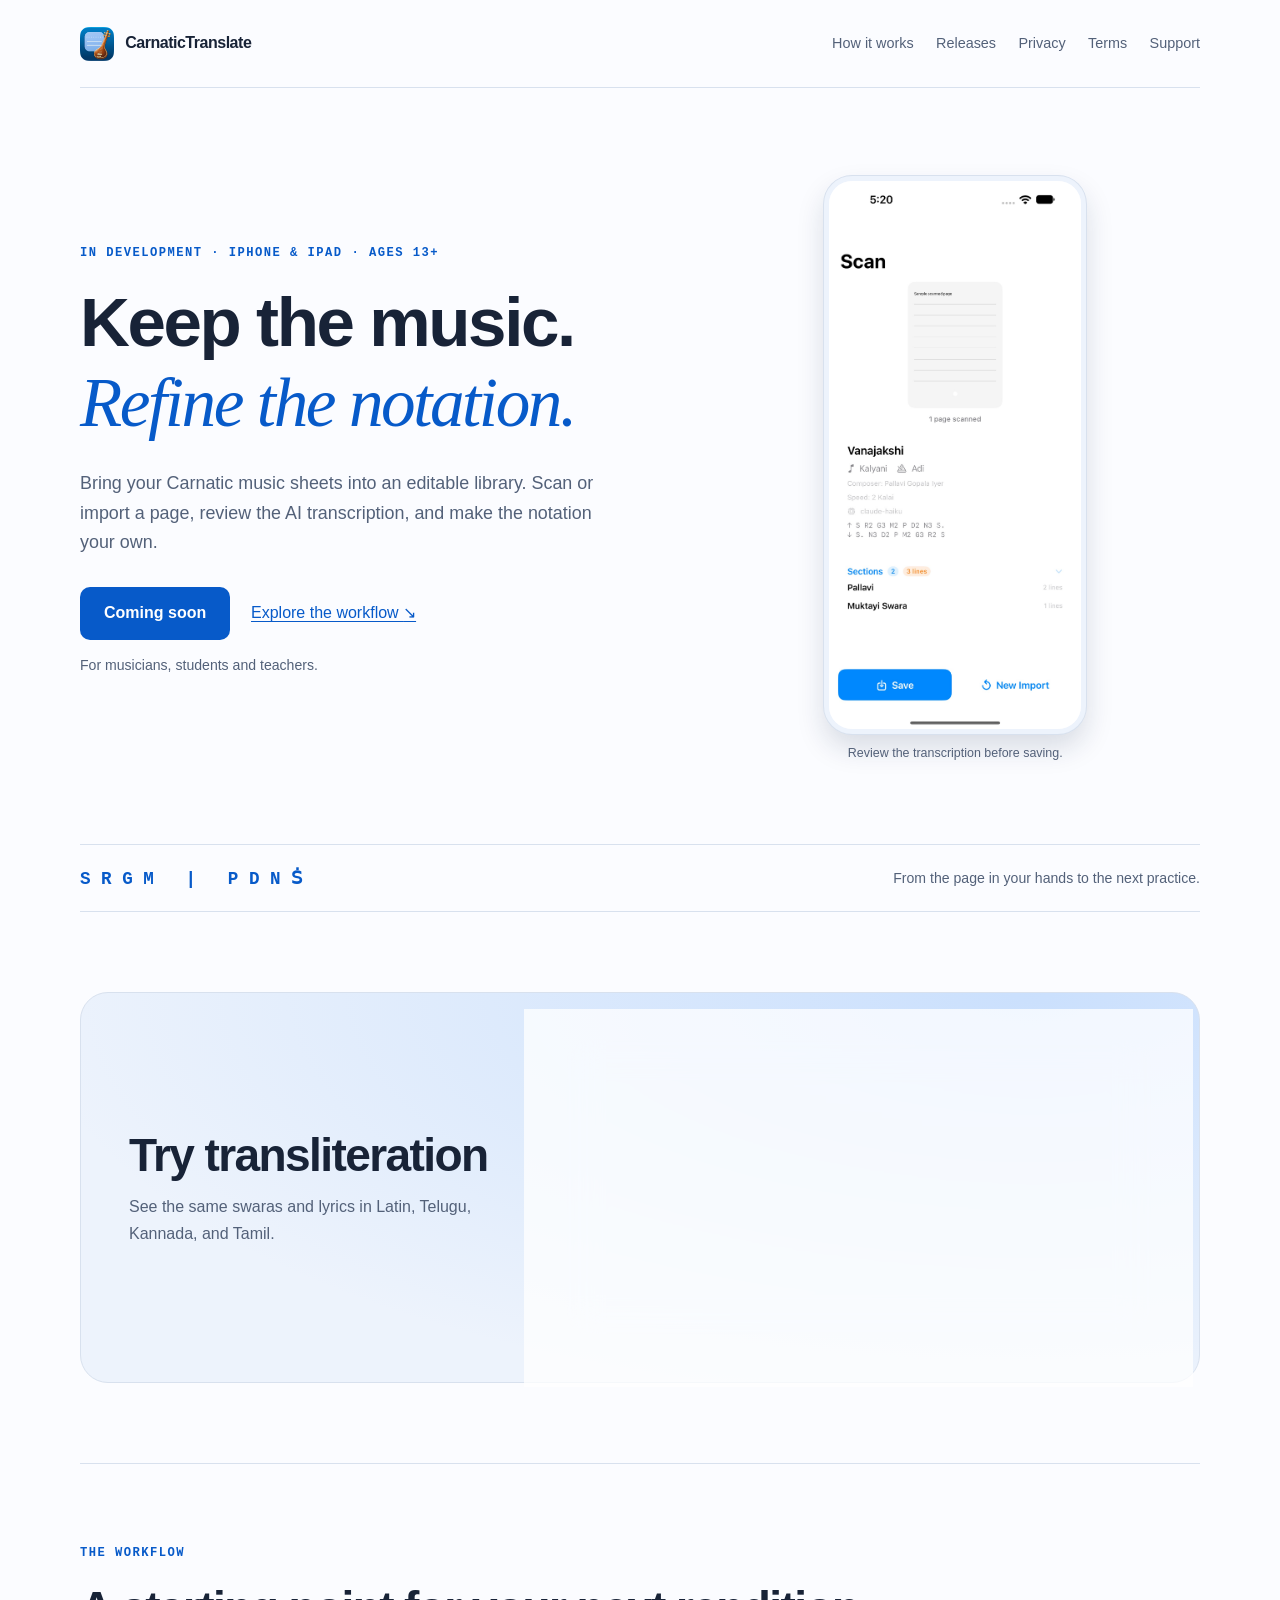
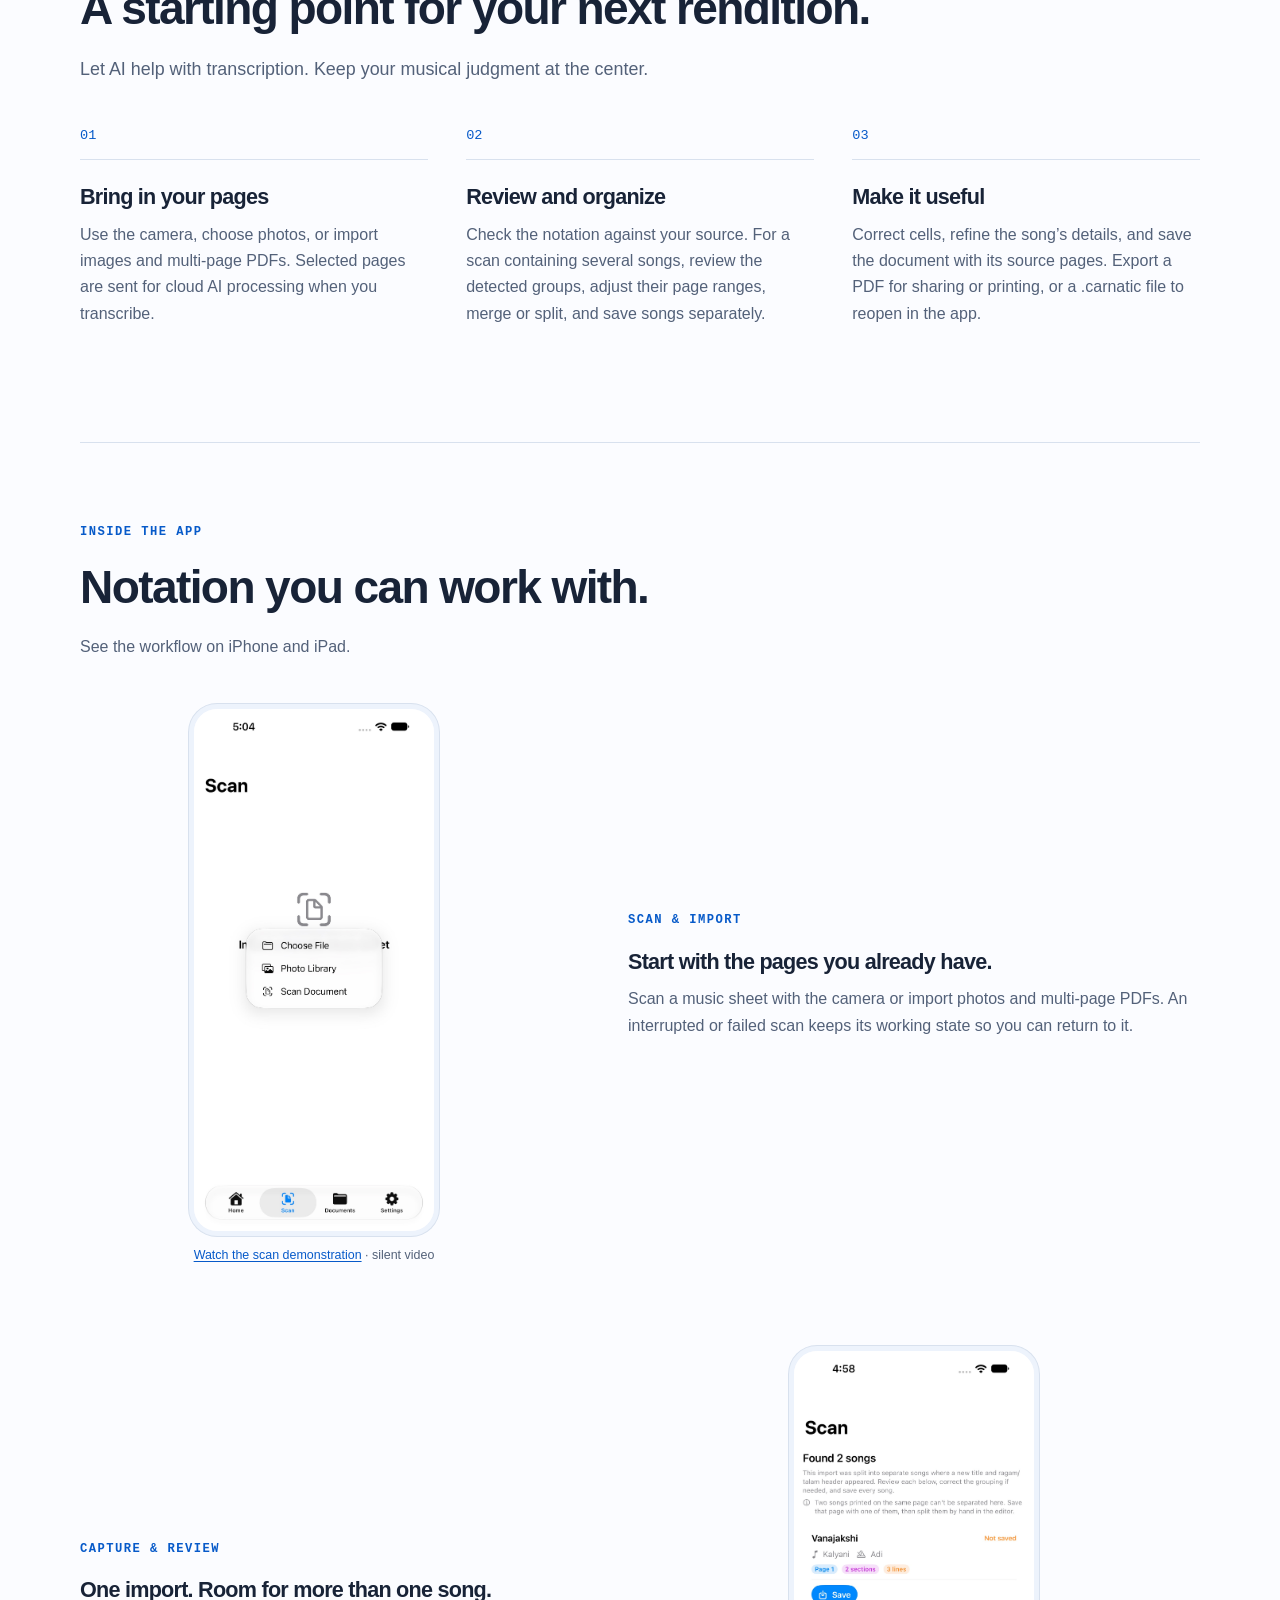
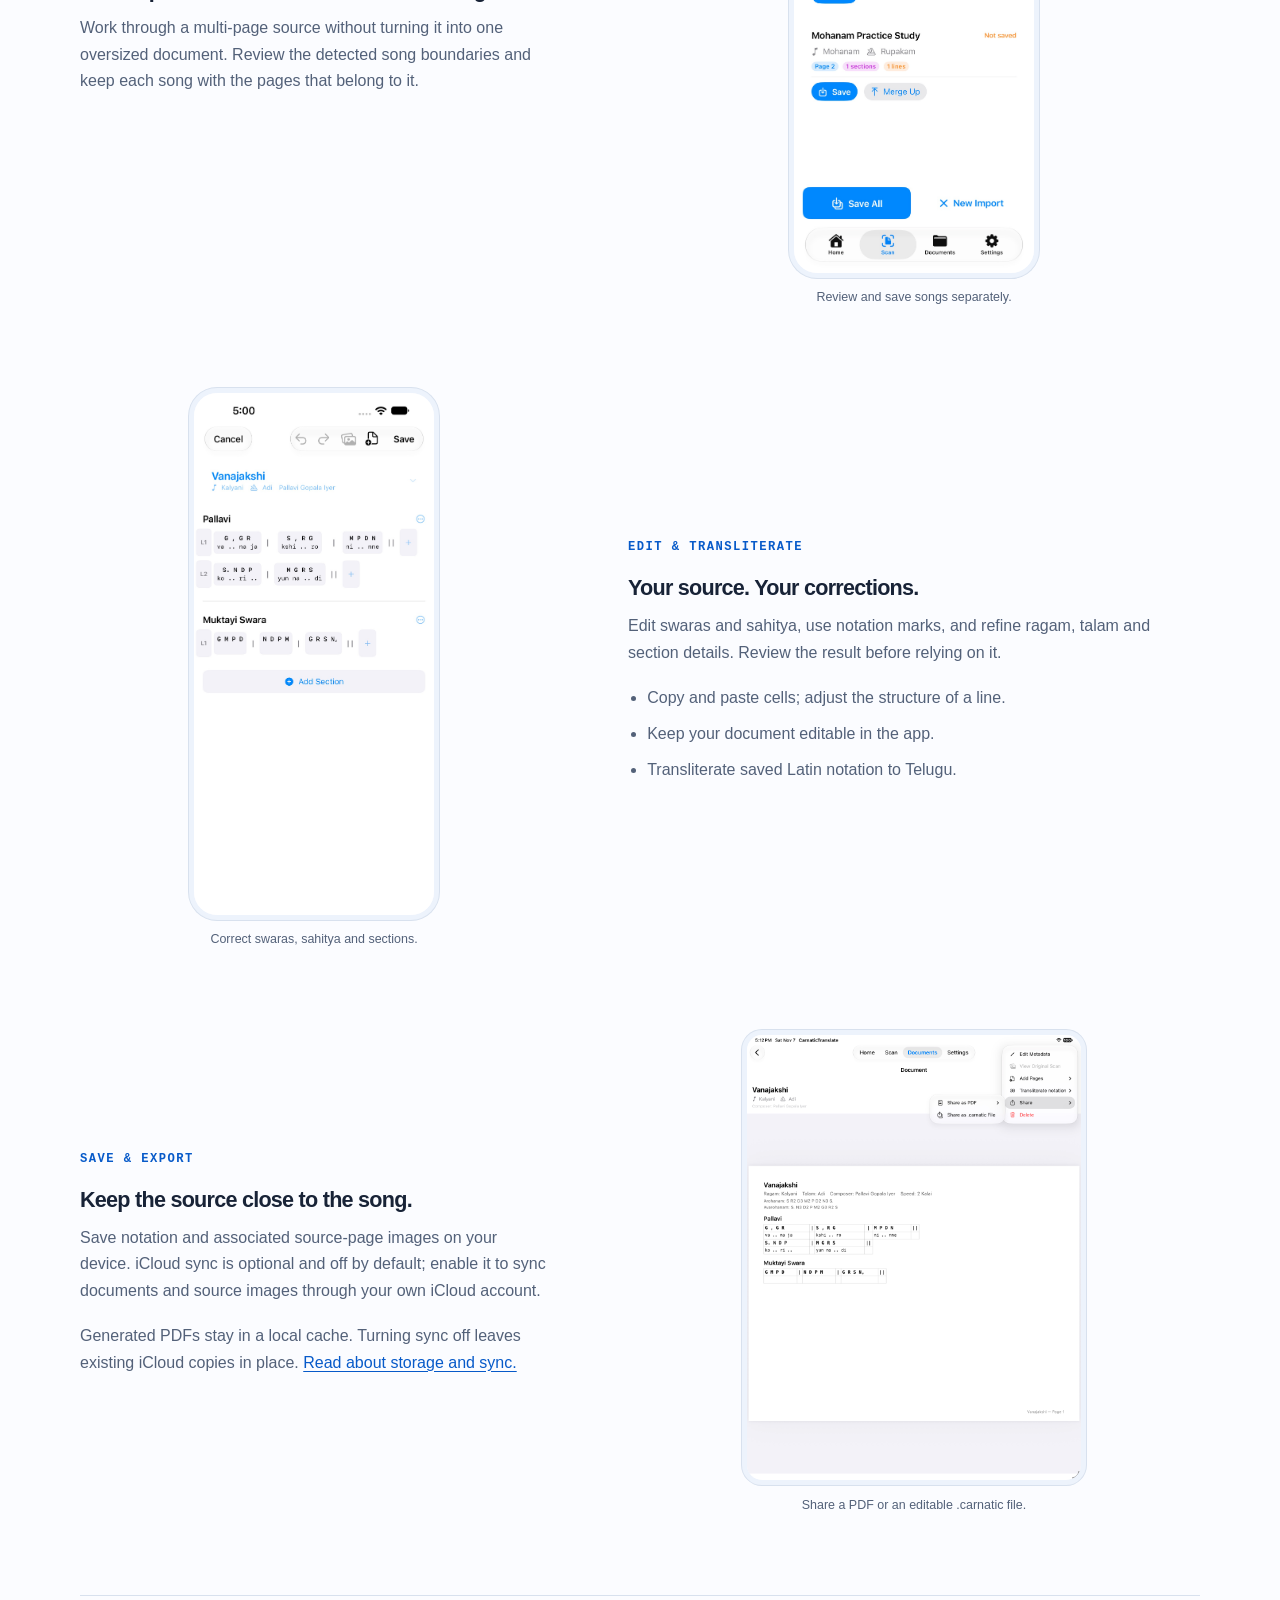
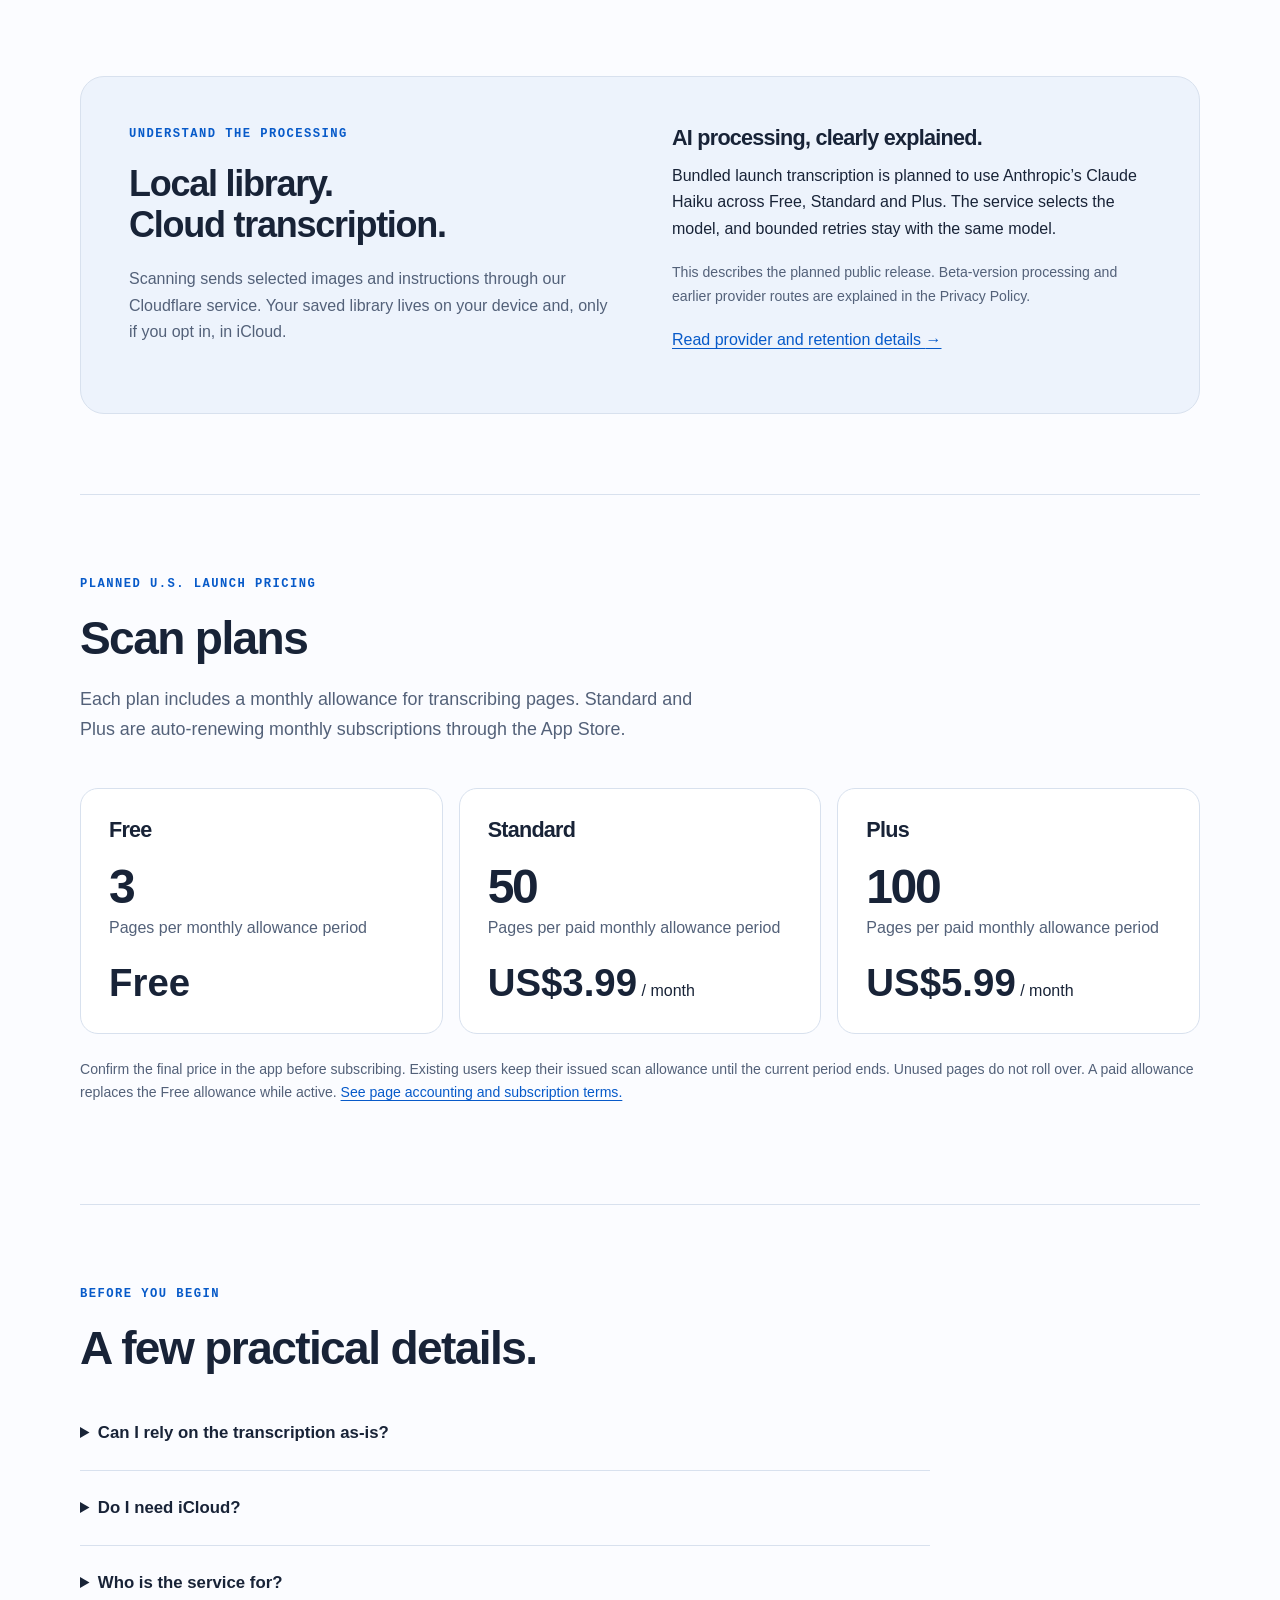
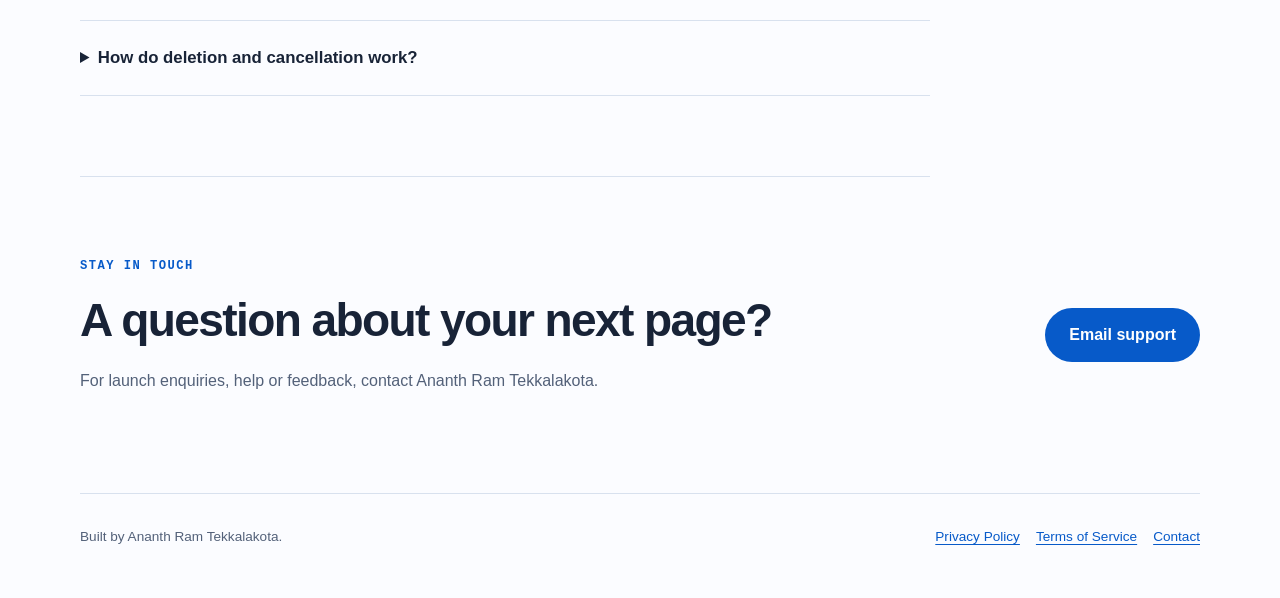
<file: index.html>
<!DOCTYPE html>
<html lang="en">
  <head>
    <meta charset="utf-8">
    <meta name="google-site-verification" content="ktK7kfMxTZXXWIM8c6fbAXdStlD1nWsgBpJty2zDdXM" />
    <meta name="viewport" content="width=device-width, initial-scale=1">
    <title>CarnaticTranslate — From music sheet to editable notation</title>
    <meta name="description" content="Scan or import Carnatic notation, review the AI transcription, edit swaras and sahitya, organize songs, and export a PDF. In development for iPhone and iPad.">
    <meta name="theme-color" content="#075ac9">
    <meta property="og:type" content="website">
    <meta property="og:title" content="CarnaticTranslate — Keep the music. Refine the notation.">
    <meta property="og:description" content="From a paper sheet to notation you can review, edit, save and share. In development for iPhone and iPad.">
    <meta property="og:url" content="https://ananthramtekkalakota.github.io/CarnaticTranslate/">
    <meta property="og:image" content="https://ananthramtekkalakota.github.io/CarnaticTranslate/assets/brand/app-icon-c6e57dd5.png">
    <meta property="og:image:alt" content="CarnaticTranslate app icon">
    <meta property="og:image:width" content="1024">
    <meta property="og:image:height" content="1024">
    <meta name="twitter:card" content="summary">
    <link rel="canonical" href="https://ananthramtekkalakota.github.io/CarnaticTranslate/">
    <link rel="stylesheet" href="./site-21fbc75da924.css">
    <link rel="preload" href="./assets/fonts/carnatic-preview-telugu.woff" as="font" type="font/woff" crossorigin>
    <script src="./transliteration.js" defer></script>
    <link rel="icon" href="./assets/brand/app-icon-c6e57dd5.png" type="image/png">
    <link rel="apple-touch-icon" href="./assets/brand/app-icon-c6e57dd5.png">
  </head>
  <body>
    <a class="skip-link" href="#main">Skip to content</a>
    <div class="wrap">
      <nav class="site-nav" aria-label="Main navigation"><a class="brand" href="./" aria-current="page"><img class="brand-mark" src="./assets/brand/app-icon-c6e57dd5.png" width="34" height="34" alt="" aria-hidden="true">CarnaticTranslate</a>
        <div class="nav-links"><a href="#workflow">How it works</a><a href="./roadmap.html">Releases</a><a href="./privacy.html">Privacy</a><a href="./terms.html">Terms</a><a href="#support">Support</a>
        </div>
      </nav>
      <main id="main" tabindex="-1">
        <header class="hero">
          <div>
            <p class="eyebrow">In development · iPhone &amp; iPad · Ages 13+</p>
            <h1>Keep the music.<br><em>Refine the notation.</em></h1>
            <p class="lede">Bring your Carnatic music sheets into an editable library. Scan or import a page, review the AI transcription, and make the notation your own.</p>
            <div class="actions"><span class="launch-status">Coming soon</span><a href="#workflow">Explore the workflow <span aria-hidden="true">↘</span></a>
            </div>
            <p class="muted small">For musicians, students and teachers.</p>
          </div>
          <figure class="hero-art"><img class="phone" src="./assets/screenshots/02-single-song-result.jpg" width="1206" height="2622" alt="Single-song scan result with song details, sections and a Save button" fetchpriority="high">
            <figcaption>Review the transcription before saving.</figcaption>
          </figure>
        </header>
        <div class="motif"><span class="notation" aria-hidden="true">S R G M &nbsp; | &nbsp; P D N Ṡ</span><span class="muted small">From the page in your hands to the next practice.</span>
        </div>
        <section class="section" id="try-transliteration" aria-labelledby="transliteration-title">
          <div class="transliteration-panel">
            <div>
              <h2 id="transliteration-title">Try transliteration</h2>
              <p class="muted">See the same swaras and lyrics in Latin, Telugu, Kannada, and Tamil.</p>
            </div>
            <div class="sample-card">
              <fieldset id="sample-script" class="sample-script" hidden>
                <legend class="visually-hidden">Notation script</legend>
                <input class="visually-hidden" type="radio" name="notation-script" id="sample-latin" value="latin" checked>
                <label for="sample-latin">Latin</label>
                <input class="visually-hidden" type="radio" name="notation-script" id="sample-telugu" value="telugu">
                <label for="sample-telugu">Telugu</label>
                <input class="visually-hidden" type="radio" name="notation-script" id="sample-kannada" value="kannada">
                <label for="sample-kannada">Kannada</label>
                <input class="visually-hidden" type="radio" name="notation-script" id="sample-tamil" value="tamil">
                <label for="sample-tamil">Tamil</label>
              </fieldset>
              <!-- Replace all script versions in each cell together when the approved excerpt is available. -->
              <table class="sample-notation" aria-describedby="sample-key">
                <caption>Synthetic preview sample</caption>
                <tbody>
                  <tr>
                    <th scope="row">Swaras</th>
                    <td>
                      <span data-script="latin">S. R G |</span>
                      <span data-script="telugu" lang="te" hidden>స. రి గ |</span>
                      <span data-script="kannada" lang="kn" hidden>ಸ. ರಿ ಗ |</span>
                      <span data-script="tamil" lang="ta" hidden>ஸ. ரி க |</span>
                    </td>
                    <td>
                      <span data-script="latin">R G P, ||</span>
                      <span data-script="telugu" lang="te" hidden>రి గ ప, ||</span>
                      <span data-script="kannada" lang="kn" hidden>ರಿ ಗ ಪ, ||</span>
                      <span data-script="tamil" lang="ta" hidden>ரி க ப, ||</span>
                    </td>
                  </tr>
                  <tr>
                    <th scope="row">Lyrics</th>
                    <td>
                      <span data-script="latin">dvA. .</span>
                      <span data-script="telugu" lang="te" hidden>ద్వా. .</span>
                      <span data-script="kannada" lang="kn" hidden>ದ್ವಾ. .</span>
                      <span data-script="tamil" lang="ta" hidden>த்வா. .</span>
                    </td>
                    <td>
                      <span data-script="latin">llabhaM</span>
                      <span data-script="telugu" lang="te" hidden>ల్లభం̣</span>
                      <span data-script="kannada" lang="kn" hidden>ಲ್ಲಭಮ್̣</span>
                      <span data-script="tamil" lang="ta" hidden>ல்லபம்̣</span>
                    </td>
                  </tr>
                </tbody>
              </table>
              <p class="sample-key" id="sample-key">A period or comma after a swara marks the upper or lower octave.</p>
            </div>
          </div>
        </section>
        <section class="section" id="workflow" aria-labelledby="workflow-title">
          <div class="section-head">
            <p class="eyebrow">The workflow</p>
            <h2 id="workflow-title">A starting point for your next rendition.</h2>
            <p class="lede">Let AI help with transcription. Keep your musical judgment at the center.</p>
          </div>
          <ol class="workflow">
            <li>
              <h3>Bring in your pages</h3>
              <p>Use the camera, choose photos, or import images and multi-page PDFs. Selected pages are sent for cloud AI processing when you transcribe.</p>
            </li>
            <li>
              <h3>Review and organize</h3>
              <p>Check the notation against your source. For a scan containing several songs, review the detected groups, adjust their page ranges, merge or split, and save songs separately.</p>
            </li>
            <li>
              <h3>Make it useful</h3>
              <p>Correct cells, refine the song’s details, and save the document with its source pages. Export a PDF for sharing or printing, or a .carnatic file to reopen in the app.</p>
            </li>
          </ol>
        </section>
        <section class="section" aria-labelledby="features-title">
          <div class="section-head">
            <p class="eyebrow">Inside the app</p>
            <h2 id="features-title">Notation you can work with.</h2>
            <p class="muted">See the workflow on iPhone and iPad.</p>
          </div>
          <div class="feature">
            <figure class="feature-media"><img class="phone" src="./assets/screenshots/01-scan-import.jpg" width="1206" height="2622" loading="lazy" decoding="async" alt="Scan tab menu with Choose File, Photo Library and Scan Document options">
              <figcaption><a href="./scan.mp4">Watch the scan demonstration</a> · silent video</figcaption>
            </figure>
            <div>
              <p class="eyebrow">Scan &amp; import</p>
              <h3>Start with the pages you already have.</h3>
              <p class="muted">Scan a music sheet with the camera or import photos and multi-page PDFs. An interrupted or failed scan keeps its working state so you can return to it.</p>
            </div>
          </div>
          <div class="feature reverse">
            <figure class="feature-media"><img class="phone" src="./assets/screenshots/03-review-songs.jpg" width="1206" height="2622" loading="lazy" decoding="async" alt="Multi-song review showing two detected songs with page numbers and separate Save buttons">
              <figcaption>Review and save songs separately.</figcaption>
            </figure>
            <div>
              <p class="eyebrow">Capture &amp; review</p>
              <h3>One import. Room for more than one song.</h3>
              <p class="muted">Work through a multi-page source without turning it into one oversized document. Review the detected song boundaries and keep each song with the pages that belong to it.</p>
            </div>
          </div>
          <div class="feature">
            <figure class="feature-media"><img class="phone" src="./assets/screenshots/04-edit-notation.jpg" width="1206" height="2622" loading="lazy" decoding="async" alt="Editable swara and sahitya cells grouped into Pallavi and Muktayi Swara sections">
              <figcaption>Correct swaras, sahitya and sections.</figcaption>
            </figure>
            <div>
              <p class="eyebrow">Edit &amp; transliterate</p>
              <h3>Your source. Your corrections.</h3>
              <p class="muted">Edit swaras and sahitya, use notation marks, and refine ragam, talam and section details. Review the result before relying on it.</p>
              <ul>
                <li>Copy and paste cells; adjust the structure of a line.
                </li>
                <li>Keep your document editable in the app.
                </li>
                <li>Transliterate saved Latin notation to Telugu.</li>
              </ul>
            </div>
          </div>
          <div class="feature reverse">
            <figure class="feature-media feature-media-tablet"><img class="tablet" src="./assets/screenshots/05-save-export-ipad.jpg" width="2064" height="2752" loading="lazy" decoding="async" alt="Saved notation on iPad with Share as PDF and Share as .carnatic File options">
              <figcaption>Share a PDF or an editable .carnatic file.</figcaption>
            </figure>
            <div>
              <p class="eyebrow">Save &amp; export</p>
              <h3>Keep the source close to the song.</h3>
              <p class="muted">Save notation and associated source-page images on your device. iCloud sync is optional and off by default; enable it to sync documents and source images through your own iCloud account.</p>
              <p class="muted">Generated PDFs stay in a local cache. Turning sync off leaves existing iCloud copies in place. <a href="./privacy.html#optional-icloud-sync">Read about storage and sync.</a></p>
            </div>
          </div>
        </section>
        <section class="section" aria-labelledby="privacy-title">
          <div class="privacy-panel">
            <div>
              <p class="eyebrow">Understand the processing</p>
              <h2 id="privacy-title">Local library.<br>Cloud transcription.</h2>
              <p class="muted">Scanning sends selected images and instructions through our Cloudflare service. Your saved library lives on your device and, only if you opt in, in iCloud.</p>
            </div>
            <div>
              <h3>AI processing, clearly explained.</h3>
              <p>Bundled launch transcription is planned to use Anthropic’s Claude Haiku across Free, Standard and Plus. The service selects the model, and bounded retries stay with the same model.</p>
              <p class="small muted">This describes the planned public release. Beta-version processing and earlier provider routes are explained in the Privacy Policy.</p><a href="./privacy.html#ai-providers-and-routing">Read provider and retention details <span aria-hidden="true">→</span></a>
            </div>
          </div>
        </section>
        <section class="section" id="plans" aria-labelledby="plans-title">
          <div class="section-head">
            <p class="eyebrow">Planned U.S. launch pricing</p>
            <h2 id="plans-title">Scan plans</h2>
            <p class="lede">Each plan includes a monthly allowance for transcribing pages. Standard and Plus are auto-renewing monthly subscriptions through the App Store.</p>
          </div>
          <div class="plans">
            <article class="plan">
              <h3>Free</h3>
              <p class="count">3</p>
              <p class="muted">Pages per monthly allowance period</p>
              <p><strong class="price">Free</strong></p>
            </article>
            <article class="plan">
              <h3>Standard</h3>
              <p class="count">50</p>
              <p class="muted">Pages per paid monthly allowance period</p>
              <p><strong class="price">US$3.99</strong> / month</p>
            </article>
            <article class="plan">
              <h3>Plus</h3>
              <p class="count">100</p>
              <p class="muted">Pages per paid monthly allowance period</p>
              <p><strong class="price">US$5.99</strong> / month</p>
            </article>
          </div>
          <p class="small muted">Confirm the final price in the app before subscribing. Existing users keep their issued scan allowance until the current period ends. Unused pages do not roll over. A paid allowance replaces the Free allowance while active. <a href="./terms.html#plans-page-allowances-and-service-limits">See page accounting and subscription terms.</a></p>
        </section>
        <section class="section faq" aria-labelledby="questions-title">
          <p class="eyebrow">Before you begin</p>
          <h2 id="questions-title">A few practical details.</h2>
          <details>
            <summary>Can I rely on the transcription as-is?</summary>
            <p>AI can misread notes, lyrics, structure and metadata. Compare the result with your source and correct it before using, sharing or printing it. Page accounting measures a technically usable result, not musical accuracy.</p>
          </details>
          <details>
            <summary>Do I need iCloud?</summary>
            <p>No. Save documents locally with sync off. If you choose iCloud, document JSON and source images sync through Apple. Turning it off does not remove cloud copies. Keep any additional backups you need.</p>
          </details>
          <details>
            <summary>Who is the service for?</summary>
            <p>The intended service minimum is 13. If you are under 18, you need a parent or legal guardian’s permission. Local age and consent rules also apply. This service requirement is separate from Apple’s content age rating. <a href="./terms.html#age-eligibility">Read the eligibility terms.</a></p>
          </details>
          <details>
            <summary>How do deletion and cancellation work?</summary>
            <p>Document deletion, requests about server data, and Apple subscription cancellation are separate. There is currently no authenticated in-app server-data deletion workflow. <a href="./privacy.html#deletion-and-remaining-copies">Read the deletion limits</a> or <a href="https://support.apple.com/en-us/118428">Apple’s cancellation instructions</a>.</p>
          </details>
        </section>
        <section class="section support" id="support" aria-labelledby="support-title">
          <div>
            <p class="eyebrow">Stay in touch</p>
            <h2 id="support-title">A question about your next page?</h2>
            <p class="muted">For launch enquiries, help or feedback, contact Ananth Ram Tekkalakota.</p>
          </div><a class="button" href="mailto:razer323@hotmail.com">Email support</a>
        </section>
      </main>
      <footer class="site-footer">
        <p>Built by Ananth Ram Tekkalakota.</p>
        <div class="footer-links"><a href="./privacy.html">Privacy Policy</a><a href="./terms.html">Terms of Service</a><a href="mailto:razer323@hotmail.com">Contact</a>
        </div>
      </footer>
    </div>
  </body>
</html>
</file>
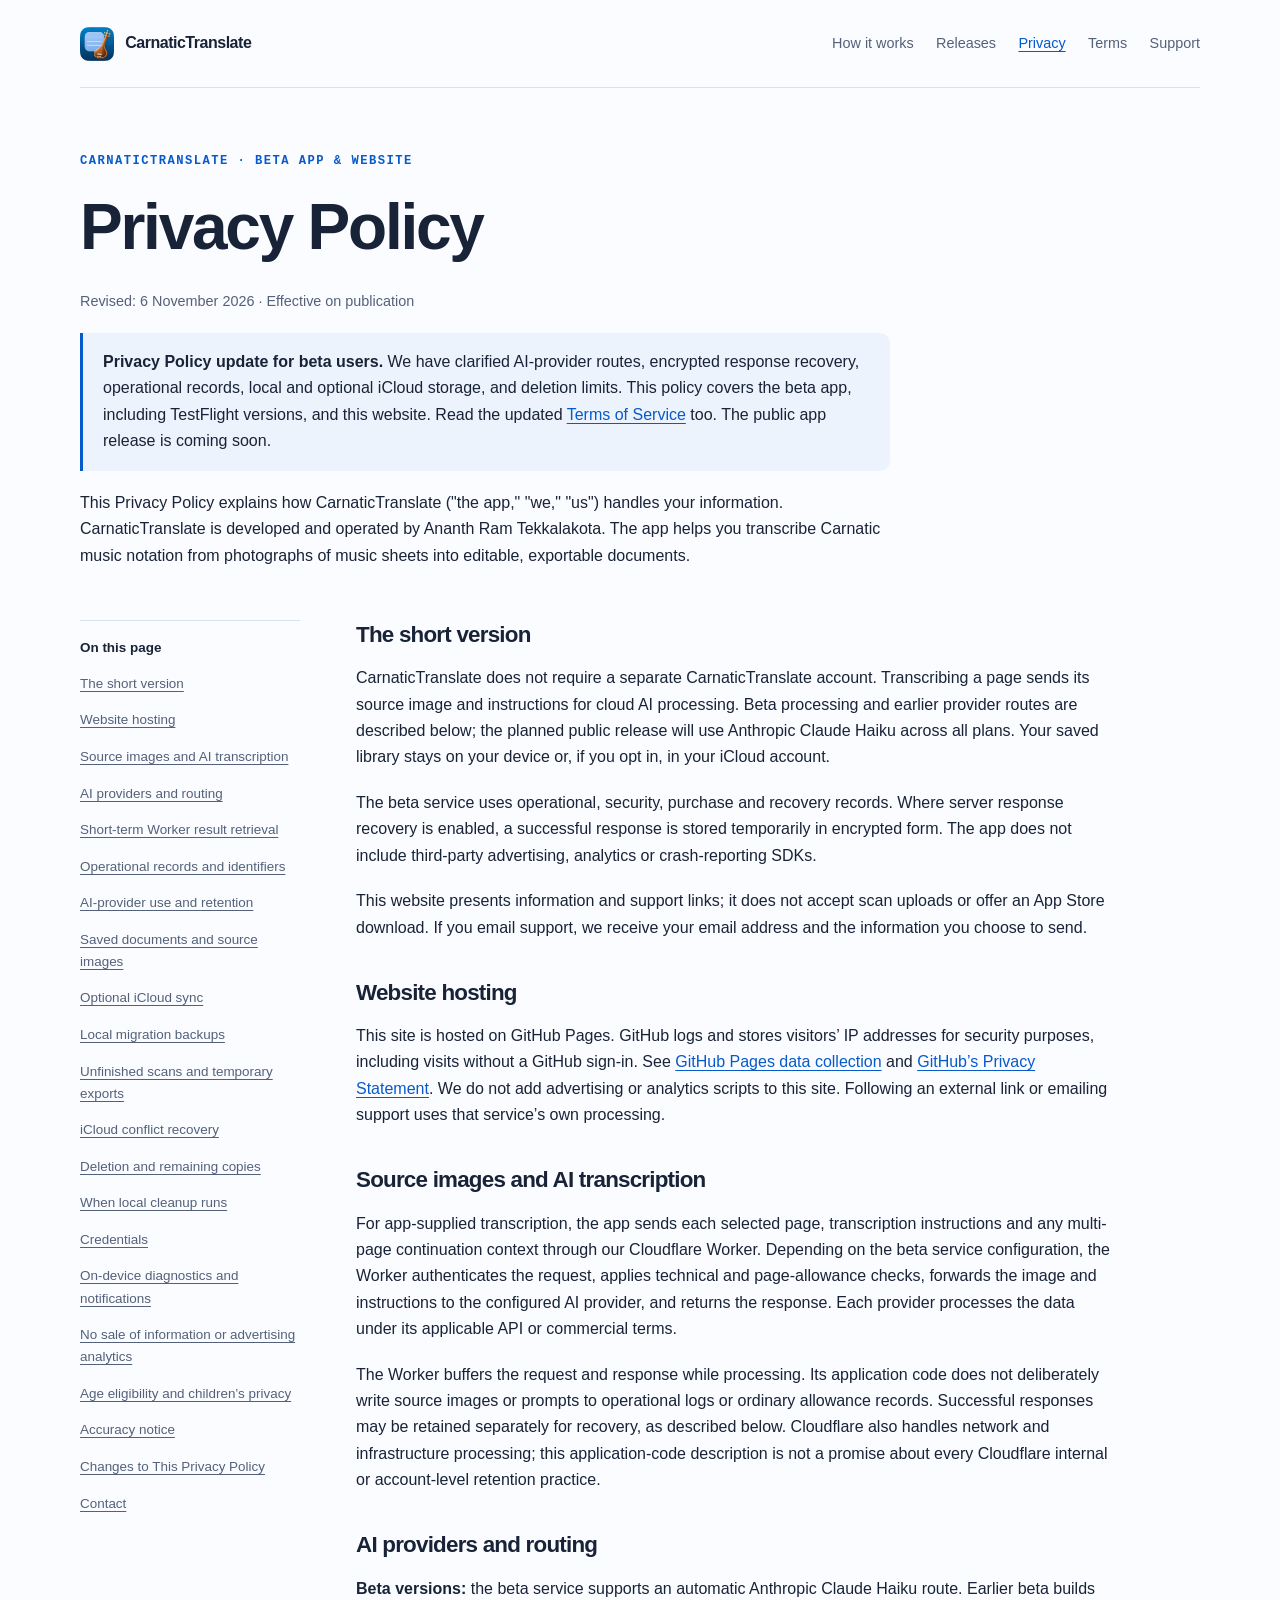
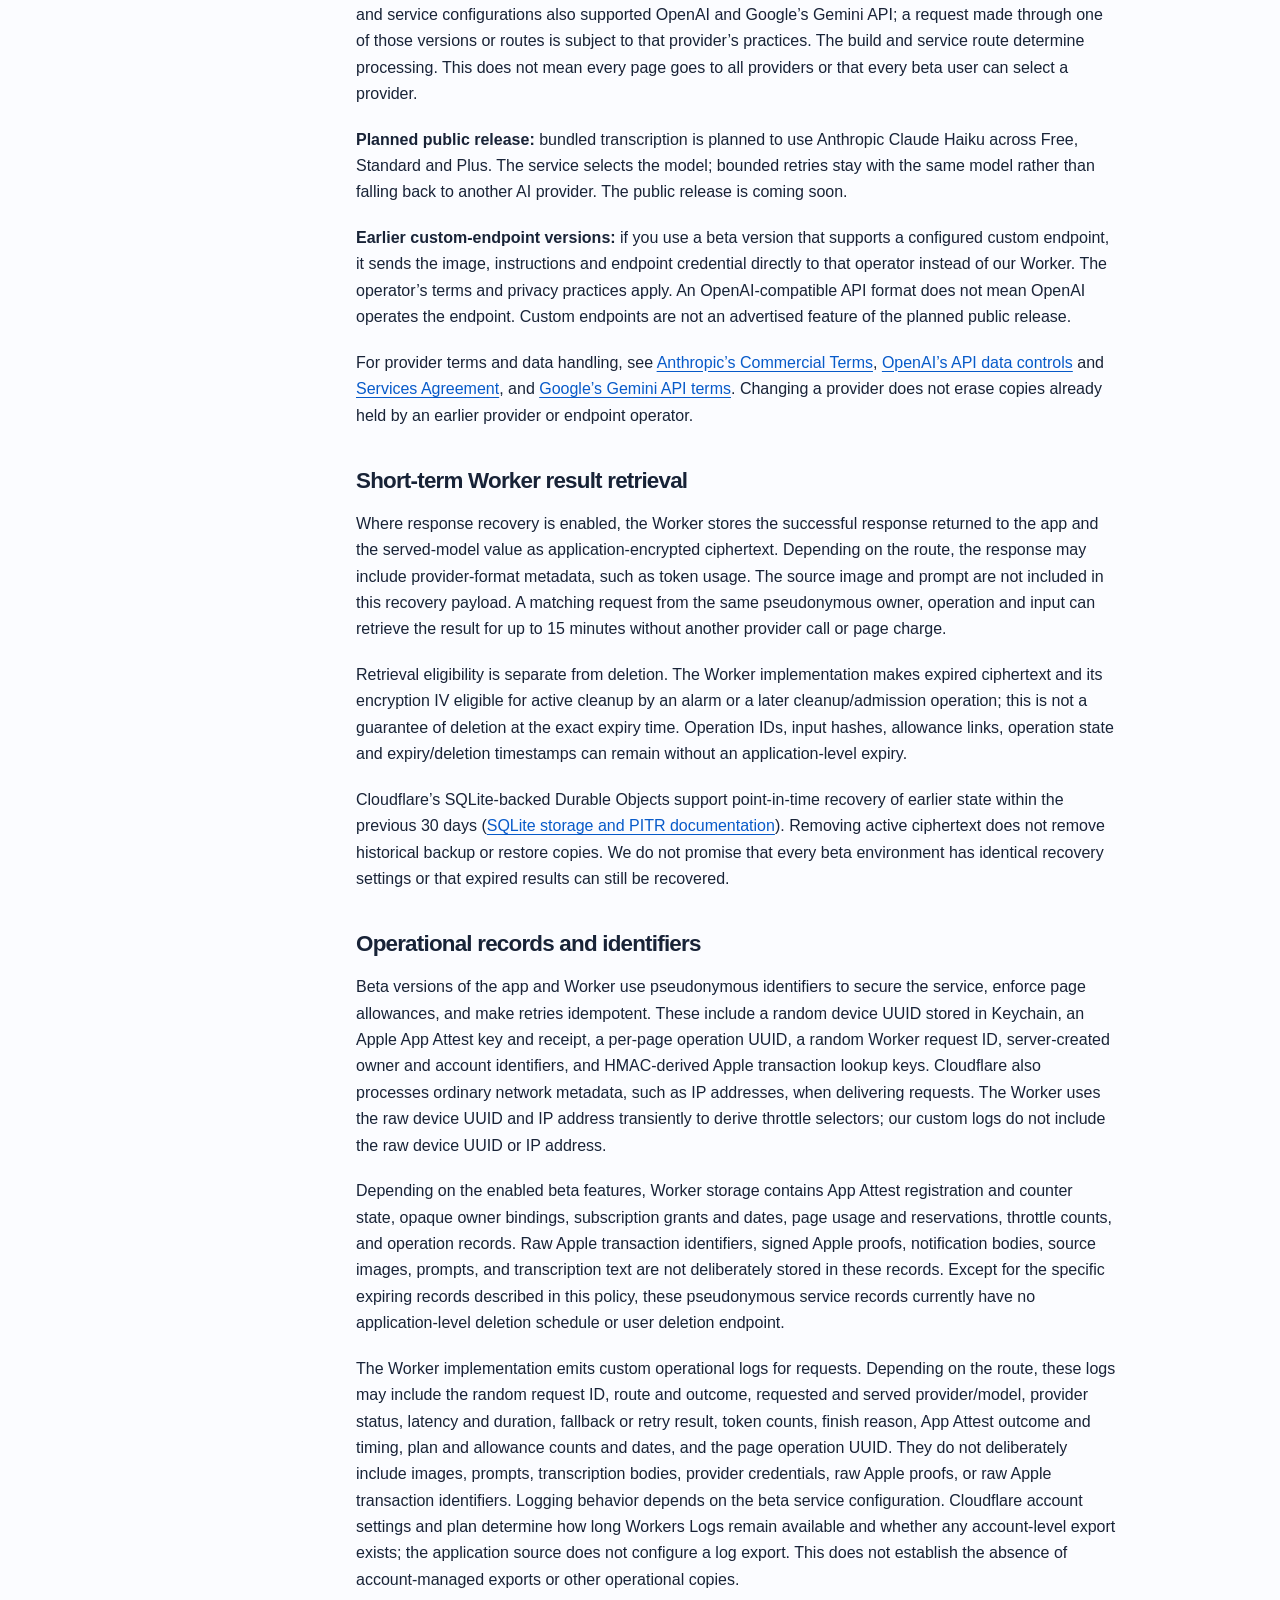
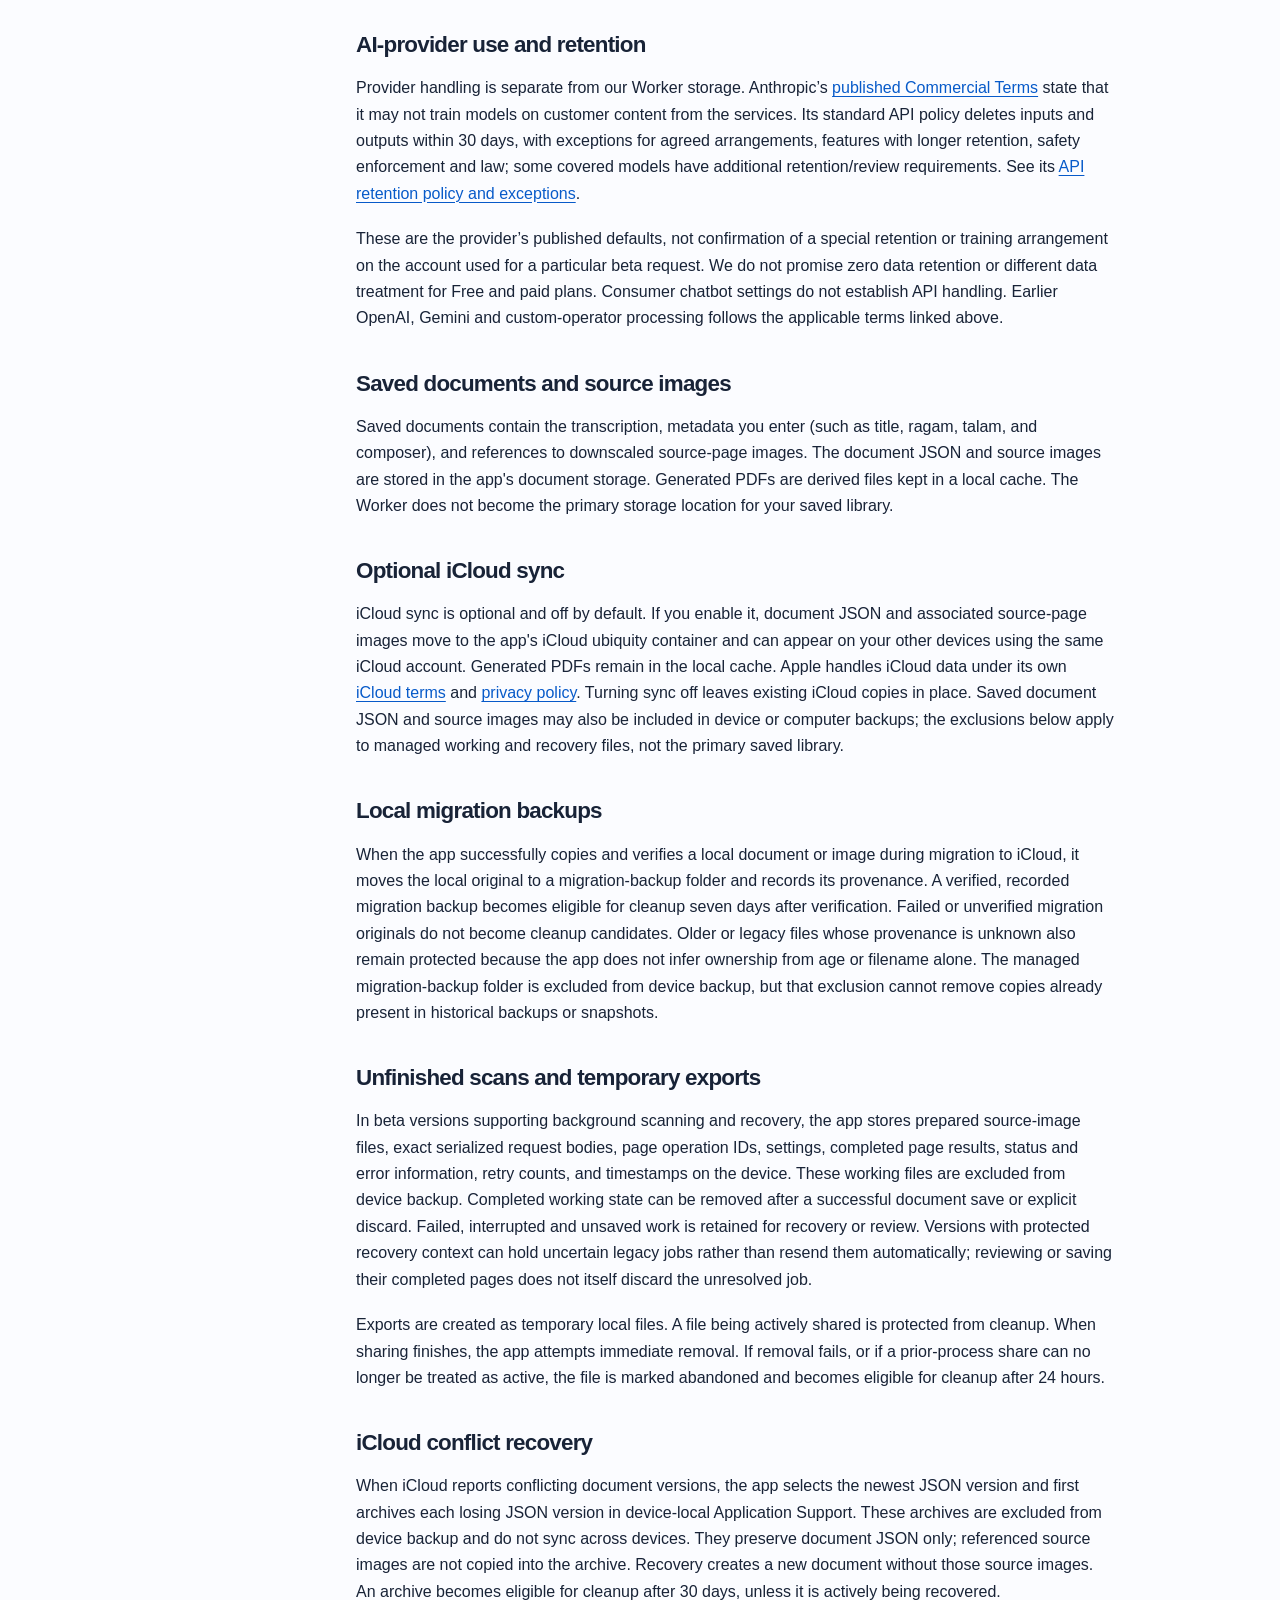
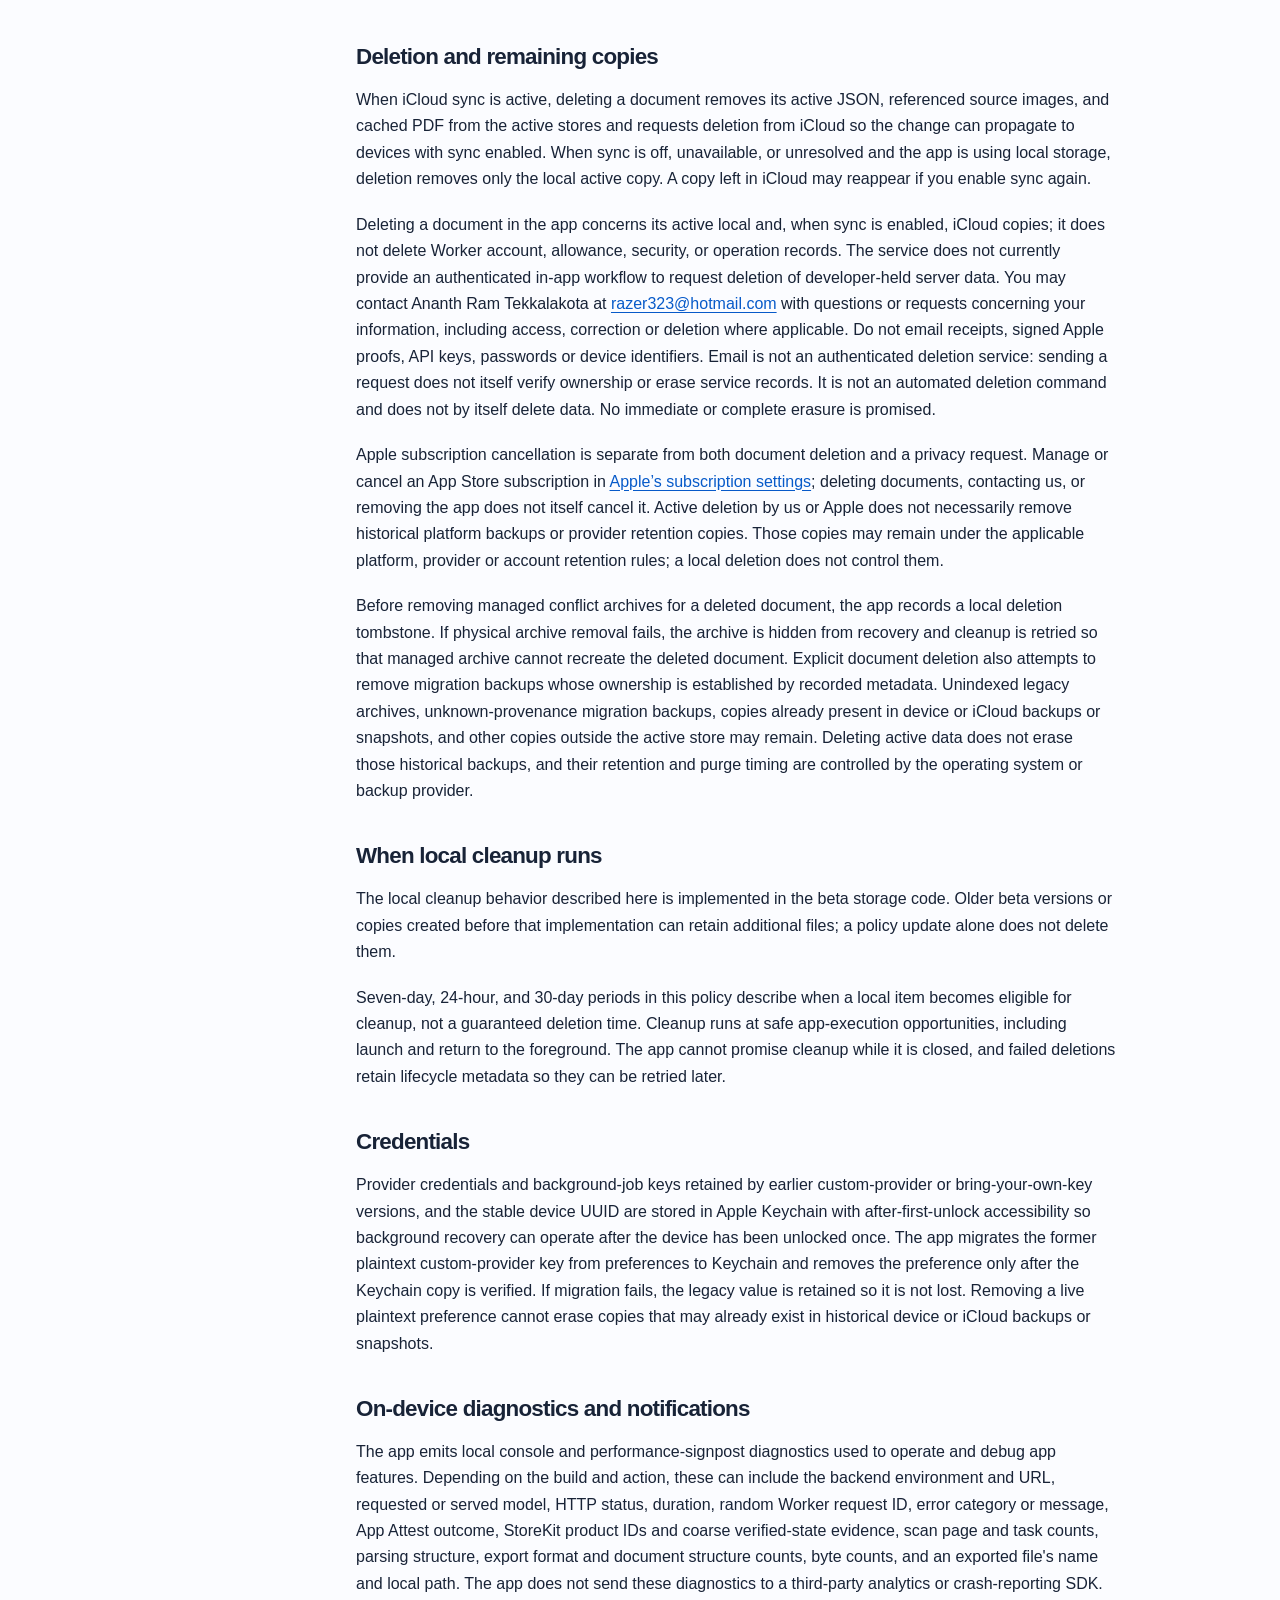
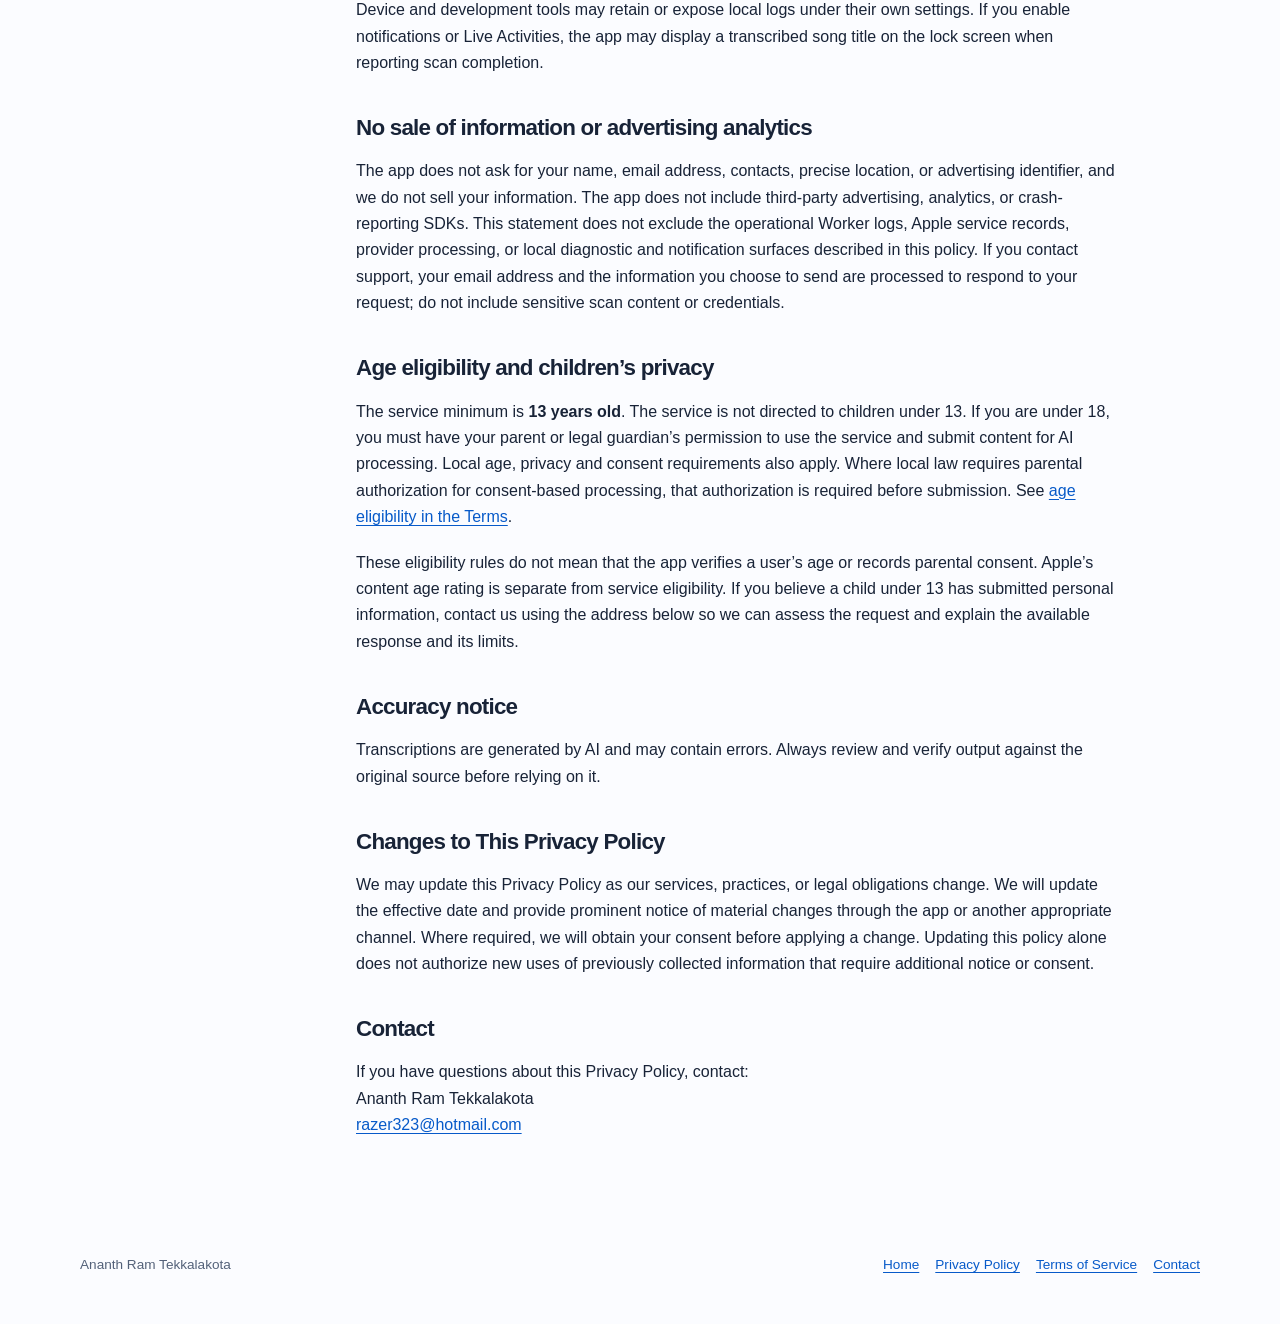
<file: privacy.html>
<!DOCTYPE html>
<html lang="en">
  <head>
    <meta charset="utf-8">
    <meta name="viewport" content="width=device-width, initial-scale=1">
    <title>CarnaticTranslate — Privacy Policy</title>
    <link rel="stylesheet" href="./site-21fbc75da924.css">
    <link rel="icon" href="./assets/brand/app-icon-c6e57dd5.png" type="image/png">
    <link rel="apple-touch-icon" href="./assets/brand/app-icon-c6e57dd5.png">
    <meta name="description" content="How CarnaticTranslate handles scans, AI providers, local and iCloud documents, recovery results, retention and privacy requests.">
    <meta name="theme-color" content="#075ac9">
    <meta property="og:type" content="website">
    <meta property="og:title" content="CarnaticTranslate — Privacy Policy">
    <meta property="og:description" content="How CarnaticTranslate handles scans, AI providers, local and iCloud documents, recovery results, retention and privacy requests.">
    <meta property="og:url" content="https://ananthramtekkalakota.github.io/CarnaticTranslate/privacy.html">
    <meta property="og:image" content="https://ananthramtekkalakota.github.io/CarnaticTranslate/assets/brand/app-icon-c6e57dd5.png">
    <meta property="og:image:alt" content="CarnaticTranslate app icon">
    <meta property="og:image:width" content="1024">
    <meta property="og:image:height" content="1024">
    <link rel="canonical" href="https://ananthramtekkalakota.github.io/CarnaticTranslate/privacy.html">
  </head>
  <body>
    <a class="skip-link" href="#main">Skip to content</a>
    <div class="wrap">
      <nav class="site-nav" aria-label="Main navigation"><a class="brand" href="./"><img class="brand-mark" src="./assets/brand/app-icon-c6e57dd5.png" width="34" height="34" alt="" aria-hidden="true">CarnaticTranslate</a>
        <div class="nav-links"><a href="./#workflow">How it works</a><a href="./roadmap.html">Releases</a><a href="./privacy.html" aria-current="page">Privacy</a><a href="./terms.html">Terms</a><a href="./#support">Support</a>
        </div>
      </nav>
      <main id="main" tabindex="-1">
        <header class="legal-header">
          <p class="eyebrow">CarnaticTranslate · Beta app &amp; website</p>
          <h1>Privacy Policy</h1>
          <p class="revision">Revised: <time datetime="2026-11-06">6 November 2026</time> · Effective on publication</p>
          <p class="notice"><strong>Privacy Policy update for beta users.</strong> We have clarified AI-provider routes, encrypted response recovery, operational records, local and optional iCloud storage, and deletion limits. This policy covers the beta app, including TestFlight versions, and this website. Read the updated <a href="./terms.html">Terms of Service</a> too. The public app release is coming soon.</p>
          <p>
            This Privacy Policy explains how CarnaticTranslate ("the app," "we," "us") handles your
            information. CarnaticTranslate is developed and operated by Ananth Ram Tekkalakota.
            The app helps you transcribe Carnatic music notation from photographs of music sheets
            into editable, exportable documents.</p>
        </header>
        <div class="legal-layout">
          <nav class="toc" aria-label="On this page"><strong>On this page</strong>
            <ol>
              <li><a href="#the-short-version">The short version</a>
              </li>
              <li><a href="#website-hosting">Website hosting</a></li>
              <li><a href="#source-images-and-ai-transcription">Source images and AI transcription</a>
              </li>
              <li><a href="#ai-providers-and-routing">AI providers and routing</a>
              </li>
              <li><a href="#short-term-worker-result-retrieval">Short-term Worker result retrieval</a>
              </li>
              <li><a href="#operational-records-and-identifiers">Operational records and identifiers</a>
              </li>
              <li><a href="#ai-provider-use-and-retention">AI-provider use and retention</a>
              </li>
              <li><a href="#saved-documents-and-source-images">Saved documents and source images</a>
              </li>
              <li><a href="#optional-icloud-sync">Optional iCloud sync</a>
              </li>
              <li><a href="#local-migration-backups">Local migration backups</a>
              </li>
              <li><a href="#unfinished-scans-and-temporary-exports">Unfinished scans and temporary exports</a>
              </li>
              <li><a href="#icloud-conflict-recovery">iCloud conflict recovery</a>
              </li>
              <li><a href="#deletion-and-remaining-copies">Deletion and remaining copies</a>
              </li>
              <li><a href="#when-local-cleanup-runs">When local cleanup runs</a>
              </li>
              <li><a href="#credentials">Credentials</a>
              </li>
              <li><a href="#on-device-diagnostics-and-notifications">On-device diagnostics and notifications</a>
              </li>
              <li><a href="#no-sale-of-information-or-advertising-analytics">No sale of information or advertising analytics</a>
              </li>
              <li><a href="#age-eligibility-and-children-s-privacy">Age eligibility and children’s privacy</a>
              </li>
              <li><a href="#accuracy-notice">Accuracy notice</a>
              </li>
              <li><a href="#changes-to-this-privacy-policy">Changes to This Privacy Policy</a>
              </li>
              <li><a href="#contact">Contact</a>
              </li>
            </ol>
          </nav>
          <article class="legal-copy" aria-label="Privacy Policy">
            <h2 id="the-short-version">The short version</h2>
            <p>CarnaticTranslate does not require a separate CarnaticTranslate account. Transcribing a page sends its source image and instructions for cloud AI processing. Beta processing and earlier provider routes are described below; the planned public release will use Anthropic Claude Haiku across all plans. Your saved library stays on your device or, if you opt in, in your iCloud account.</p>
            <p>The beta service uses operational, security, purchase and recovery records. Where server response recovery is enabled, a successful response is stored temporarily in encrypted form. The app does not include third-party advertising, analytics or crash-reporting SDKs.</p>
            <p>This website presents information and support links; it does not accept scan uploads or offer an App Store download. If you email support, we receive your email address and the information you choose to send.</p>
            <h2 id="website-hosting">Website hosting</h2>
            <p>This site is hosted on GitHub Pages. GitHub logs and stores visitors’ IP addresses for security purposes, including visits without a GitHub sign-in. See <a href="https://docs.github.com/en/pages/getting-started-with-github-pages/what-is-github-pages#data-collection">GitHub Pages data collection</a> and <a href="https://docs.github.com/en/site-policy/privacy-policies/github-general-privacy-statement">GitHub’s Privacy Statement</a>. We do not add advertising or analytics scripts to this site. Following an external link or emailing support uses that service’s own processing.</p>
            <h2 id="source-images-and-ai-transcription">Source images and AI transcription</h2>
            <p>For app-supplied transcription, the app sends each selected page, transcription instructions and any multi-page continuation context through our Cloudflare Worker. Depending on the beta service configuration, the Worker authenticates the request, applies technical and page-allowance checks, forwards the image and instructions to the configured AI provider, and returns the response. Each provider processes the data under its applicable API or commercial terms.</p>
            <p>The Worker buffers the request and response while processing. Its application code does not deliberately write source images or prompts to operational logs or ordinary allowance records. Successful responses may be retained separately for recovery, as described below. Cloudflare also handles network and infrastructure processing; this application-code description is not a promise about every Cloudflare internal or account-level retention practice.</p>
            <h2 id="ai-providers-and-routing">AI providers and routing</h2>
            <p><strong>Beta versions:</strong> the beta service supports an automatic Anthropic Claude Haiku route. Earlier beta builds and service configurations also supported OpenAI and Google’s Gemini API; a request made through one of those versions or routes is subject to that provider’s practices. The build and service route determine processing. This does not mean every page goes to all providers or that every beta user can select a provider.</p>
            <p><strong>Planned public release:</strong> bundled transcription is planned to use Anthropic Claude Haiku across Free, Standard and Plus. The service selects the model; bounded retries stay with the same model rather than falling back to another AI provider. The public release is coming soon.</p>
            <p><strong>Earlier custom-endpoint versions:</strong> if you use a beta version that supports a configured custom endpoint, it sends the image, instructions and endpoint credential directly to that operator instead of our Worker. The operator’s terms and privacy practices apply. An OpenAI-compatible API format does not mean OpenAI operates the endpoint. Custom endpoints are not an advertised feature of the planned public release.</p>
            <p>For provider terms and data handling, see <a href="https://www.anthropic.com/legal/commercial-terms">Anthropic’s Commercial Terms</a>, <a href="https://developers.openai.com/api/docs/guides/your-data">OpenAI’s API data controls</a> and <a href="https://openai.com/policies/services-agreement/">Services Agreement</a>, and <a href="https://ai.google.dev/gemini-api/terms">Google’s Gemini API terms</a>. Changing a provider does not erase copies already held by an earlier provider or endpoint operator.</p>
            <h2 id="short-term-worker-result-retrieval">Short-term Worker result retrieval</h2>
            <p>Where response recovery is enabled, the Worker stores the successful response returned to the app and the served-model value as application-encrypted ciphertext. Depending on the route, the response may include provider-format metadata, such as token usage. The source image and prompt are not included in this recovery payload. A matching request from the same pseudonymous owner, operation and input can retrieve the result for up to 15 minutes without another provider call or page charge.</p>
            <p>Retrieval eligibility is separate from deletion. The Worker implementation makes expired ciphertext and its encryption IV eligible for active cleanup by an alarm or a later cleanup/admission operation; this is not a guarantee of deletion at the exact expiry time. Operation IDs, input hashes, allowance links, operation state and expiry/deletion timestamps can remain without an application-level expiry.</p>
            <p>Cloudflare’s SQLite-backed Durable Objects support point-in-time recovery of earlier state within the previous 30 days (<a href="https://developers.cloudflare.com/durable-objects/api/sqlite-storage-api/">SQLite storage and PITR documentation</a>). Removing active ciphertext does not remove historical backup or restore copies. We do not promise that every beta environment has identical recovery settings or that expired results can still be recovered.</p>
            <h2 id="operational-records-and-identifiers">Operational records and identifiers</h2>
            <p>
              Beta versions of the app and Worker use pseudonymous identifiers to secure the service, enforce page allowances,
              and make retries idempotent. These include a random device UUID stored in Keychain, an Apple App
              Attest key and receipt, a per-page operation UUID, a random Worker request ID, server-created owner
              and account identifiers, and HMAC-derived Apple transaction lookup keys. Cloudflare also processes
              ordinary network metadata, such as IP addresses, when delivering requests. The Worker uses the raw
              device UUID and IP address transiently to derive throttle selectors; our custom logs do not include
              the raw device UUID or IP address.</p>
            <p>
              Depending on the enabled beta features, Worker storage contains App Attest registration and counter state, opaque owner bindings,
              subscription grants and dates, page usage and reservations, throttle counts, and operation records.
              Raw Apple transaction identifiers, signed Apple proofs, notification bodies, source images,
              prompts, and transcription text are not deliberately stored in these records. Except for the
              specific expiring records described in this policy, these pseudonymous service records currently
              have no application-level deletion schedule or user deletion endpoint.</p>
            <p>
              The Worker implementation emits custom operational logs for requests. Depending on the route, these logs may
              include the random request ID, route and outcome, requested and served provider/model, provider
              status, latency and duration, fallback or retry result, token counts, finish reason, App Attest
              outcome and timing, plan and allowance counts and dates, and the page operation UUID. They do not
              deliberately include images, prompts, transcription bodies, provider credentials, raw Apple proofs,
              or raw Apple transaction identifiers. Logging behavior depends on the beta service configuration. Cloudflare
              account settings and plan determine how long Workers Logs remain available and whether any
              account-level export exists; the application source does not configure a log export. This does not establish the absence of account-managed exports or other operational copies.</p>
            <h2 id="ai-provider-use-and-retention">AI-provider use and retention</h2>
            <p>Provider handling is separate from our Worker storage. Anthropic’s <a href="https://www.anthropic.com/legal/commercial-terms">published Commercial Terms</a> state that it may not train models on customer content from the services. Its standard API policy deletes inputs and outputs within 30 days, with exceptions for agreed arrangements, features with longer retention, safety enforcement and law; some covered models have additional retention/review requirements. See its <a href="https://privacy.claude.com/en/articles/7996866-how-long-do-you-store-my-organization-s-data">API retention policy and exceptions</a>.</p>
            <p>These are the provider’s published defaults, not confirmation of a special retention or training arrangement on the account used for a particular beta request. We do not promise zero data retention or different data treatment for Free and paid plans. Consumer chatbot settings do not establish API handling. Earlier OpenAI, Gemini and custom-operator processing follows the applicable terms linked above.</p>
            <h2 id="saved-documents-and-source-images">Saved documents and source images</h2>
            <p>
              Saved documents contain the transcription, metadata you enter (such as title, ragam, talam,
              and composer), and references to downscaled source-page images. The document JSON and source
              images are stored in the app's document storage. Generated PDFs are derived files kept in a
              local cache. The Worker does not become the primary storage location for your saved library.</p>
            <h2 id="optional-icloud-sync">Optional iCloud sync</h2>
            <p>
              iCloud sync is optional and off by default. If you enable it, document JSON and associated
              source-page images move to the app's iCloud ubiquity container and can appear on your other
              devices using the same iCloud account. Generated PDFs remain in the local cache. Apple handles
              iCloud data under its own <a href="https://www.apple.com/legal/internet-services/icloud/en/terms.html">iCloud terms</a> and <a href="https://www.apple.com/legal/privacy/en-ww/">privacy policy</a>. Turning sync off leaves existing iCloud copies in place. Saved document JSON and source images may also be included in device or computer backups; the exclusions below apply to managed working and recovery files, not the primary saved library.</p>
            <h2 id="local-migration-backups">Local migration backups</h2>
            <p>
              When the app successfully copies and verifies a local document or image during migration to
              iCloud, it moves the local original to a migration-backup folder and records its provenance.
              A verified, recorded migration backup becomes eligible for cleanup seven days after verification.
              Failed or unverified migration originals do not become cleanup candidates. Older or legacy files
              whose provenance is unknown also remain protected because the app does not infer ownership from
              age or filename alone. The managed migration-backup folder is excluded from device backup, but
              that exclusion cannot remove copies already present in historical backups or snapshots.</p>
            <h2 id="unfinished-scans-and-temporary-exports">Unfinished scans and temporary exports</h2>
            <p>
              In beta versions supporting background scanning and recovery, the app stores prepared source-image
              files, exact serialized request bodies, page operation IDs, settings, completed page results,
              status and error information, retry counts, and timestamps on the device. These working files are
              excluded from device backup. Completed working state can be removed after a successful document save or explicit discard. Failed, interrupted and unsaved work is retained for recovery or review. Versions with protected recovery context can hold uncertain legacy jobs rather than resend them automatically; reviewing or saving their completed pages does not itself discard the unresolved job.</p>
            <p>
              Exports are created as temporary local files. A file being actively shared is protected from
              cleanup. When sharing finishes, the app attempts immediate removal. If removal fails, or if a
              prior-process share can no longer be treated as active, the file is marked abandoned and becomes
              eligible for cleanup after 24 hours.</p>
            <h2 id="icloud-conflict-recovery">iCloud conflict recovery</h2>
            <p>
              When iCloud reports conflicting document versions, the app selects the newest JSON version and
              first archives each losing JSON version in device-local Application Support. These archives are
              excluded from device backup and do not sync across devices. They preserve document JSON only;
              referenced source images are not copied into the archive. Recovery creates a new document without
              those source images. An archive becomes eligible for cleanup after 30 days, unless it is actively
              being recovered.</p>
            <h2 id="deletion-and-remaining-copies">Deletion and remaining copies</h2>
            <p>
              When iCloud sync is active, deleting a document removes its active JSON, referenced source images,
              and cached PDF from the active stores and requests deletion from iCloud so the change can propagate
              to devices with sync enabled. When sync is off, unavailable, or unresolved and the app is using
              local storage, deletion removes only the local active copy. A copy left in iCloud may reappear if
              you enable sync again.</p>
            <p>
              Deleting a document in the app concerns its active local and, when sync is enabled, iCloud copies;
              it does not delete Worker account, allowance, security, or operation records. The service does not
              currently provide an authenticated in-app workflow to request deletion of developer-held server
              data. You may contact Ananth Ram Tekkalakota at <a href="mailto:razer323@hotmail.com">razer323@hotmail.com</a>
              with questions or requests concerning your information, including access, correction or deletion where applicable. Do not email receipts, signed Apple proofs, API keys, passwords or device identifiers. Email is not an authenticated deletion service: sending a request does not itself verify ownership or erase service records. It is not an
              automated deletion command and does not by itself delete data. No immediate or complete erasure is
              promised.</p>
            <p>
              Apple subscription cancellation is separate from both document deletion and a privacy request.
              Manage or cancel an App Store subscription in <a href="https://support.apple.com/en-us/118428">Apple’s subscription settings</a>; deleting documents,
              contacting us, or removing the app does not itself cancel it. Active deletion by us or Apple does
              not necessarily remove historical platform backups or provider retention copies. Those copies may
              remain under the applicable platform, provider or account retention rules; a local deletion does not control them.</p>
            <p>
              Before removing managed conflict archives for a deleted document, the app records a local deletion
              tombstone. If physical archive removal fails, the archive is hidden from recovery and cleanup is
              retried so that managed archive cannot recreate the deleted document. Explicit document deletion
              also attempts to remove migration backups whose ownership is established by recorded metadata.
              Unindexed legacy archives, unknown-provenance migration backups, copies already present in device
              or iCloud backups or snapshots, and other copies outside the active store may remain. Deleting
              active data does not erase those historical backups, and their retention and purge timing are
              controlled by the operating system or backup provider.</p>
            <h2 id="when-local-cleanup-runs">When local cleanup runs</h2>
            <p>The local cleanup behavior described here is implemented in the beta storage code. Older beta versions or copies created before that implementation can retain additional files; a policy update alone does not delete them.</p>
            <p>
              Seven-day, 24-hour, and 30-day periods in this policy describe when a local item becomes eligible
              for cleanup, not a guaranteed deletion time. Cleanup runs at safe app-execution opportunities,
              including launch and return to the foreground. The app cannot promise cleanup while it is closed,
              and failed deletions retain lifecycle metadata so they can be retried later.</p>
            <h2 id="credentials">Credentials</h2>
            <p>
              Provider credentials and background-job keys retained by earlier custom-provider or bring-your-own-key versions, and the
              stable device UUID are stored in Apple Keychain with after-first-unlock accessibility so background
              recovery can operate after the device has been unlocked once. The app migrates the former plaintext
              custom-provider key from preferences to Keychain and removes the preference only after the Keychain
              copy is verified. If migration fails, the legacy value is retained so it is not lost. Removing a
              live plaintext preference cannot erase copies that may already exist in historical device or iCloud
              backups or snapshots.</p>
            <h2 id="on-device-diagnostics-and-notifications">On-device diagnostics and notifications</h2>
            <p>
              The app emits local console and performance-signpost diagnostics used to operate and debug app
              features. Depending on the build and action, these can include the backend environment and URL,
              requested or served model, HTTP status, duration, random Worker request ID, error category or
              message, App Attest outcome, StoreKit product IDs and coarse verified-state evidence, scan page
              and task counts, parsing structure, export format and document structure counts, byte counts, and
              an exported file's name and local path. The app does not send these diagnostics to a third-party
              analytics or crash-reporting SDK. Device and development tools may retain or expose local logs
              under their own settings. If you enable notifications or Live Activities, the app may display a
              transcribed song title on the lock screen when reporting scan completion.</p>
            <h2 id="no-sale-of-information-or-advertising-analytics">No sale of information or advertising analytics</h2>
            <p>
              The app does not ask for your name, email address, contacts, precise location, or advertising identifier,
              and we do not sell your information. The app does not include third-party advertising, analytics,
              or crash-reporting SDKs. This statement does not exclude the operational Worker logs, Apple service
              records, provider processing, or local diagnostic and notification surfaces described in this
              policy. If you contact support, your email address and the information you choose to send are processed to respond to your request; do not include sensitive scan content or credentials.</p>
            <h2 id="age-eligibility-and-children-s-privacy">Age eligibility and children’s privacy</h2>
            <p>The service minimum is <strong>13 years old</strong>. The service is not directed to children under 13. If you are under 18, you must have your parent or legal guardian’s permission to use the service and submit content for AI processing. Local age, privacy and consent requirements also apply. Where local law requires parental authorization for consent-based processing, that authorization is required before submission. See <a href="./terms.html#age-eligibility">age eligibility in the Terms</a>.</p>
            <p>These eligibility rules do not mean that the app verifies a user’s age or records parental consent. Apple’s content age rating is separate from service eligibility. If you believe a child under 13 has submitted personal information, contact us using the address below so we can assess the request and explain the available response and its limits.</p>
            <h2 id="accuracy-notice">Accuracy notice</h2>
            <p>
              Transcriptions are generated by AI and may contain errors. Always review and verify output
              against the original source before relying on it.</p>
            <h2 id="changes-to-this-privacy-policy">Changes to This Privacy Policy</h2>
            <p>
              We may update this Privacy Policy as our services, practices, or legal obligations change. We
              will update the effective date and provide prominent notice of material changes through the app
              or another appropriate channel. Where required, we will obtain your consent before applying a
              change. Updating this policy alone does not authorize new uses of previously collected
              information that require additional notice or consent.</p>
            <h2 id="contact">Contact</h2>
            <p>
              If you have questions about this Privacy Policy, contact:
              <br>Ananth Ram Tekkalakota
              <br><a href="mailto:razer323@hotmail.com">razer323@hotmail.com</a></p>
          </article>
        </div>
      </main>
      <footer class="site-footer">
        <p>Ananth Ram Tekkalakota</p>
        <div class="footer-links"><a href="./">Home</a><a href="./privacy.html">Privacy Policy</a><a href="./terms.html">Terms of Service</a><a href="mailto:razer323@hotmail.com">Contact</a>
        </div>
      </footer>
    </div>
  </body>
</html>
</file>
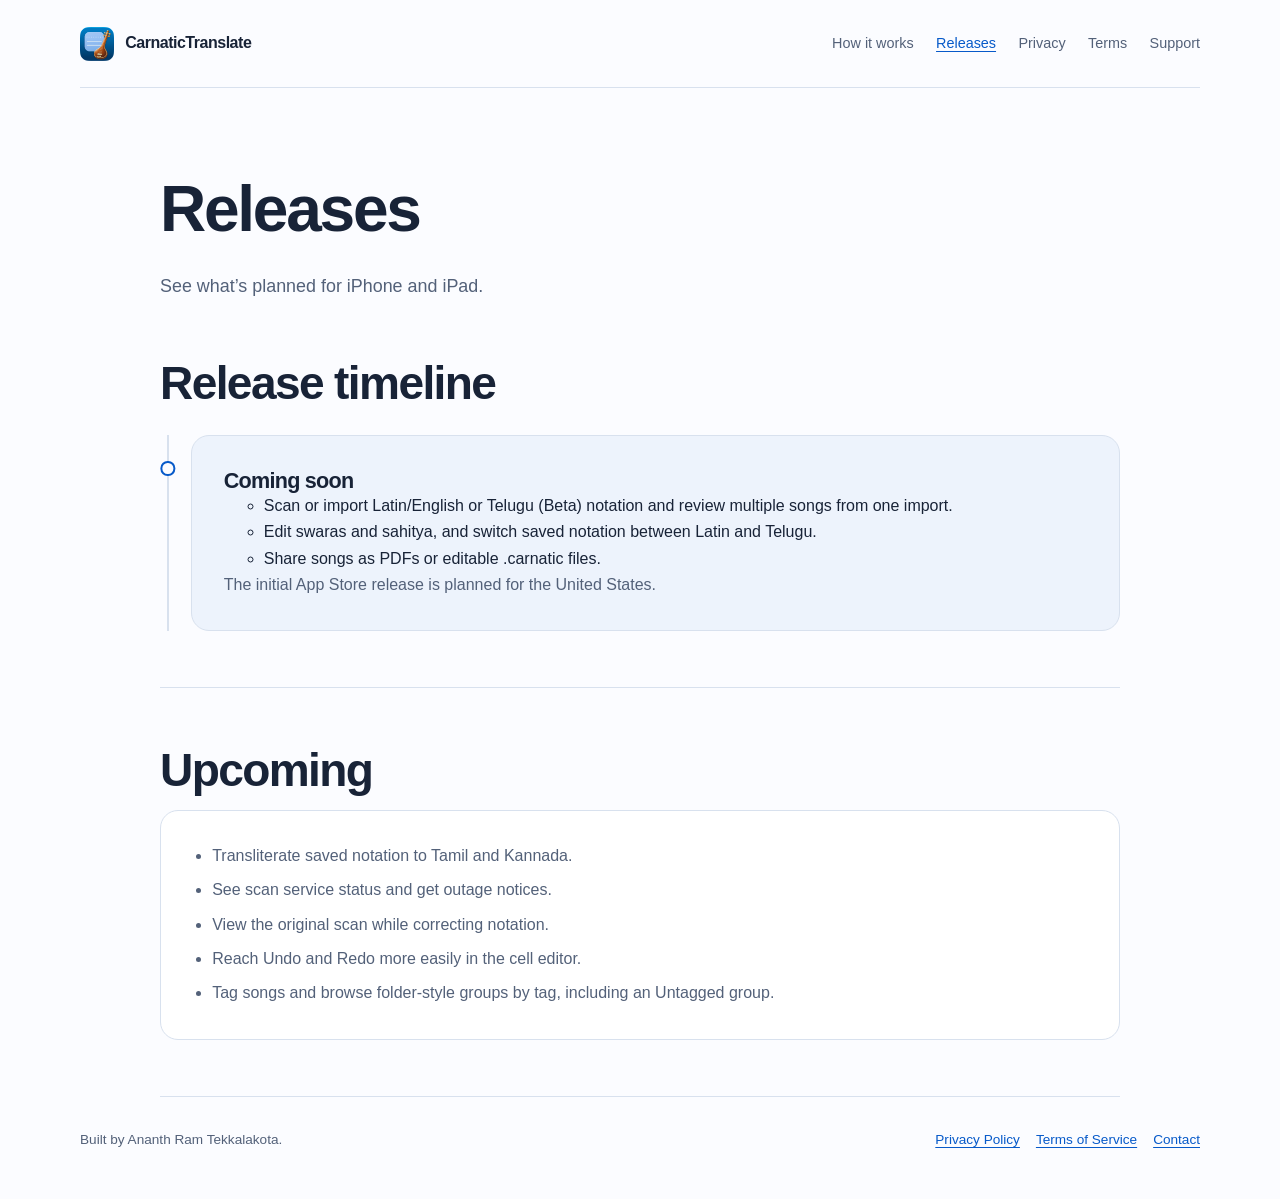
<file: roadmap.html>
<!DOCTYPE html>
<html lang="en">
  <head>
    <meta charset="utf-8">
    <meta name="viewport" content="width=device-width, initial-scale=1">
    <title>CarnaticTranslate — Releases</title>
    <meta name="description" content="Track CarnaticTranslate releases and see what’s coming to the iPhone and iPad app.">
    <meta name="theme-color" content="#075ac9">
    <meta property="og:type" content="website">
    <meta property="og:title" content="CarnaticTranslate — Releases">
    <meta property="og:description" content="Track CarnaticTranslate releases and see what’s coming to the iPhone and iPad app.">
    <meta property="og:url" content="https://ananthramtekkalakota.github.io/CarnaticTranslate/roadmap.html">
    <meta property="og:image" content="https://ananthramtekkalakota.github.io/CarnaticTranslate/assets/brand/app-icon-c6e57dd5.png">
    <meta property="og:image:alt" content="CarnaticTranslate app icon">
    <meta property="og:image:width" content="1024">
    <meta property="og:image:height" content="1024">
    <link rel="canonical" href="https://ananthramtekkalakota.github.io/CarnaticTranslate/roadmap.html">
    <link rel="stylesheet" href="./site-21fbc75da924.css">
    <link rel="icon" href="./assets/brand/app-icon-c6e57dd5.png" type="image/png">
    <link rel="apple-touch-icon" href="./assets/brand/app-icon-c6e57dd5.png">
  </head>
  <body>
    <a class="skip-link" href="#main">Skip to content</a>
    <div class="wrap">
      <nav class="site-nav" aria-label="Main navigation"><a class="brand" href="./"><img class="brand-mark" src="./assets/brand/app-icon-c6e57dd5.png" width="34" height="34" alt="" aria-hidden="true">CarnaticTranslate</a>
        <div class="nav-links"><a href="./#workflow">How it works</a><a href="./roadmap.html" aria-current="page">Releases</a><a href="./privacy.html">Privacy</a><a href="./terms.html">Terms</a><a href="./#support">Support</a>
        </div>
      </nav>
      <main id="main" tabindex="-1" class="roadmap">
        <header class="legal-header">
          <h1>Releases</h1>
          <p class="lede">See what’s planned for iPhone and iPad.</p>
        </header>
        <section class="section roadmap-section" id="releases" aria-labelledby="releases-title">
          <h2 id="releases-title">Release timeline</h2>
          <ol class="release-timeline" role="list">
            <li>
              <article class="release-entry">
                <h3>Coming soon</h3>
                <ul>
                  <li>Scan or import Latin/English or Telugu (Beta) notation and review multiple songs from one import.</li>
                  <li>Edit swaras and sahitya, and switch saved notation between Latin and Telugu.</li>
                  <li>Share songs as PDFs or editable .carnatic files.</li>
                </ul>
                <p class="muted">The initial App Store release is planned for the United States.</p>
              </article>
            </li>
          </ol>
        </section>
        <section class="section roadmap-section" id="planned" aria-labelledby="planned-title">
          <h2 id="planned-title">Upcoming</h2>
          <div class="roadmap-card">
            <ul>
              <li>Transliterate saved notation to Tamil and Kannada.</li>
              <li>See scan service status and get outage notices.</li>
              <li>View the original scan while correcting notation.</li>
              <li>Reach Undo and Redo more easily in the cell editor.</li>
              <li>Tag songs and browse folder-style groups by tag, including an Untagged group.</li>
            </ul>
          </div>
        </section>
      </main>
      <footer class="site-footer">
        <p>Built by Ananth Ram Tekkalakota.</p>
        <div class="footer-links"><a href="./privacy.html">Privacy Policy</a><a href="./terms.html">Terms of Service</a><a href="mailto:razer323@hotmail.com">Contact</a>
        </div>
      </footer>
    </div>
  </body>
</html>
</file>
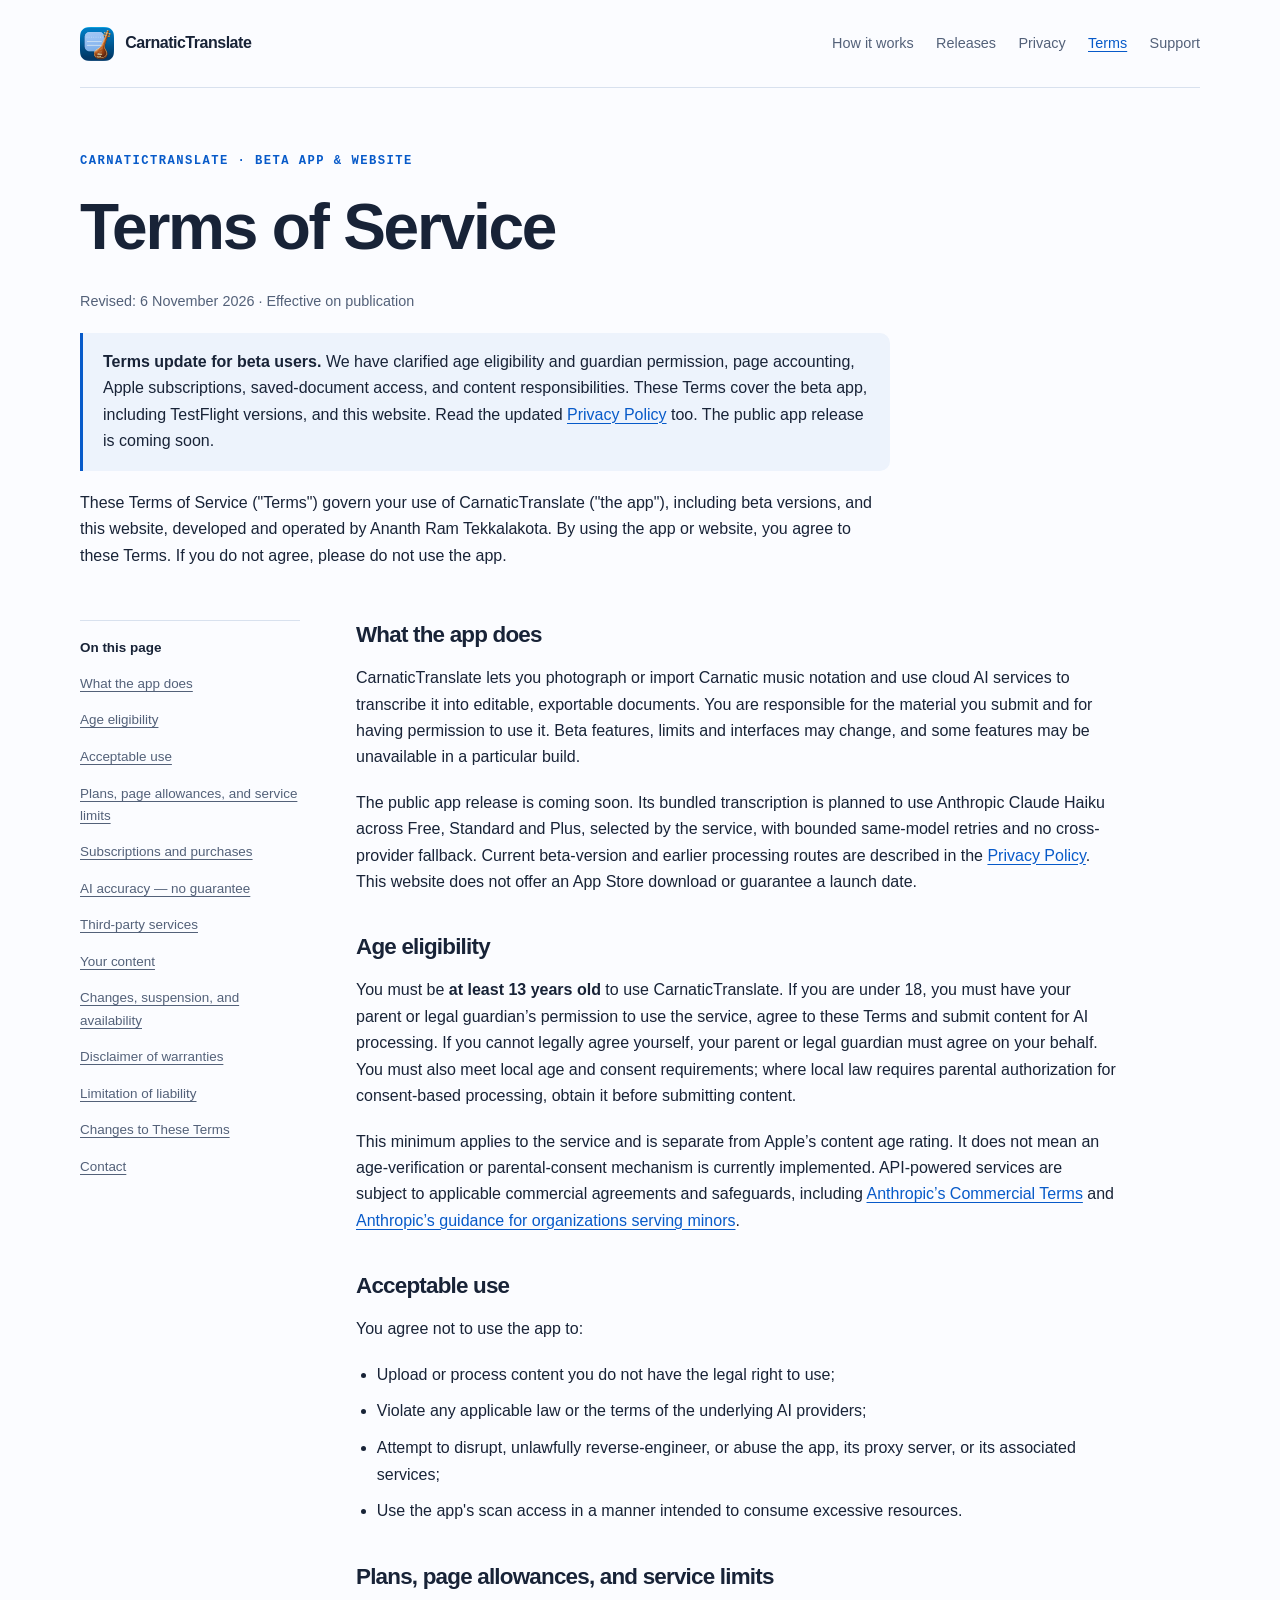
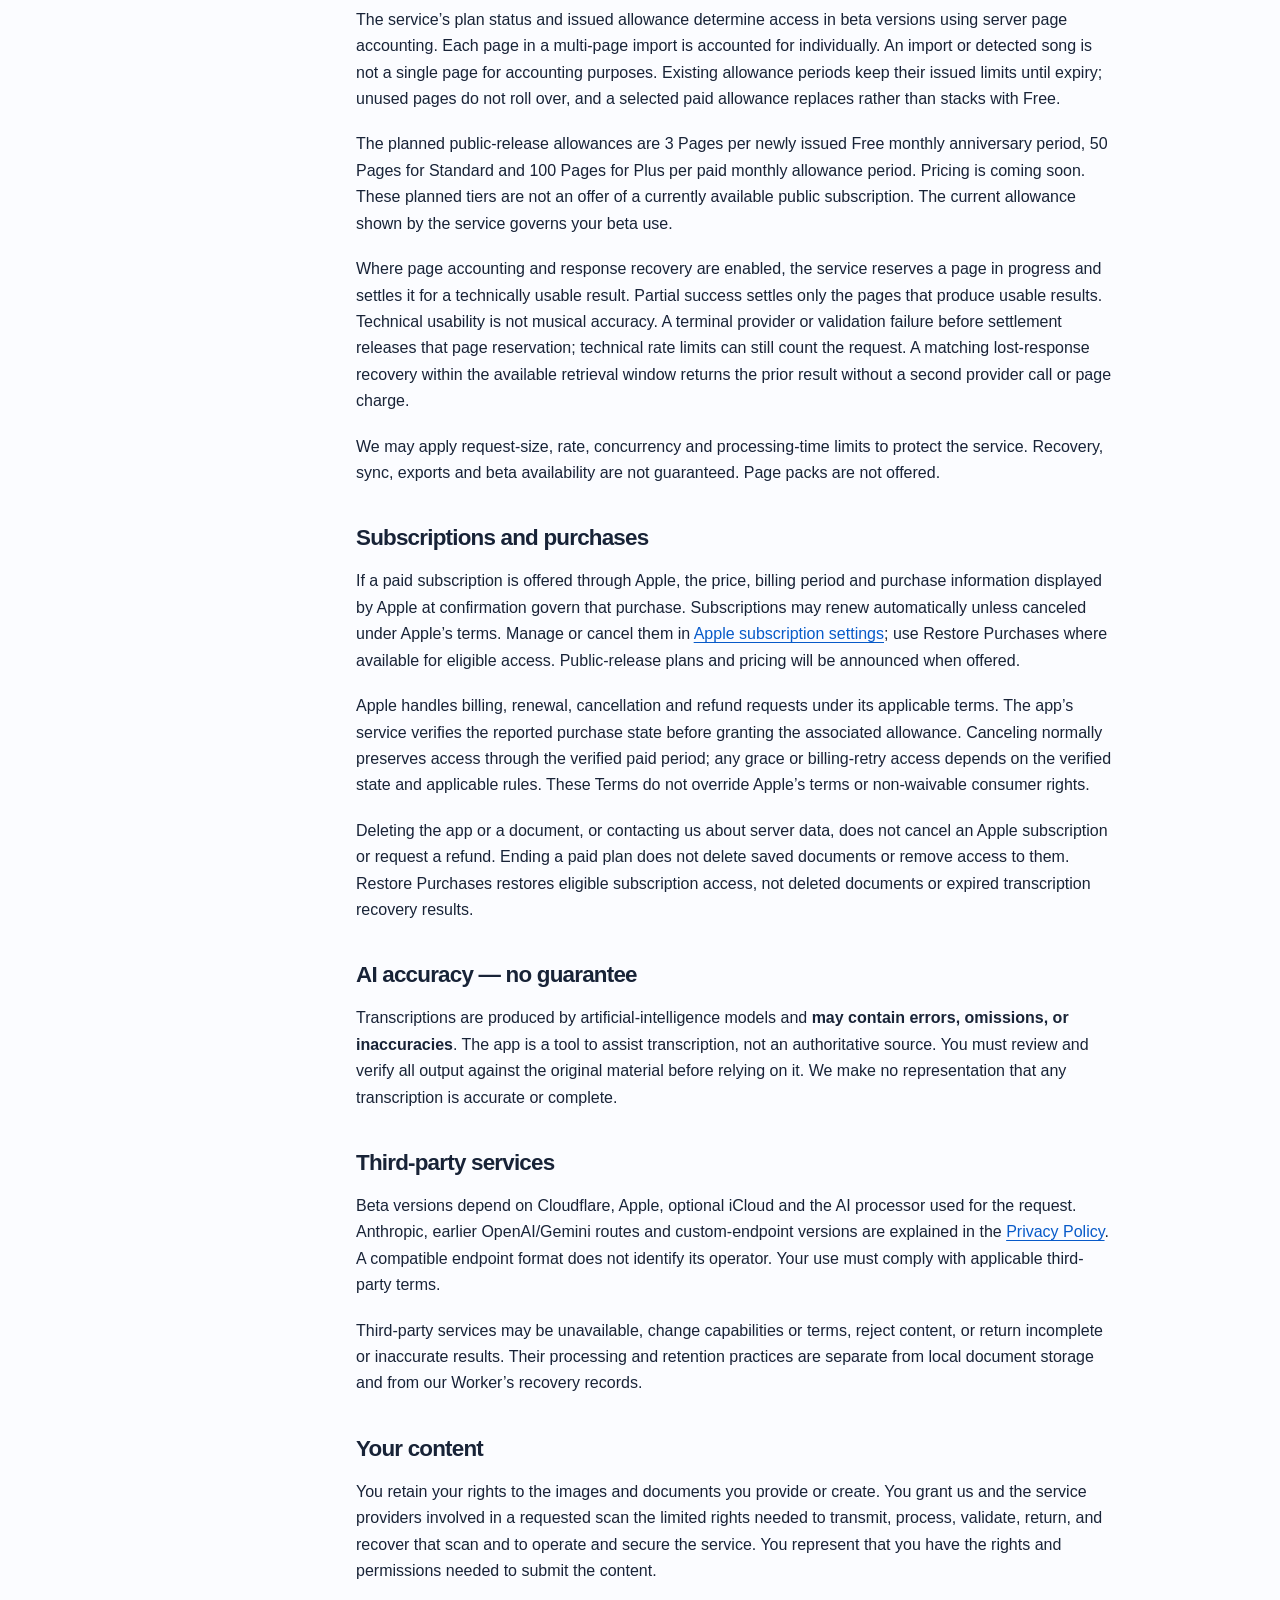
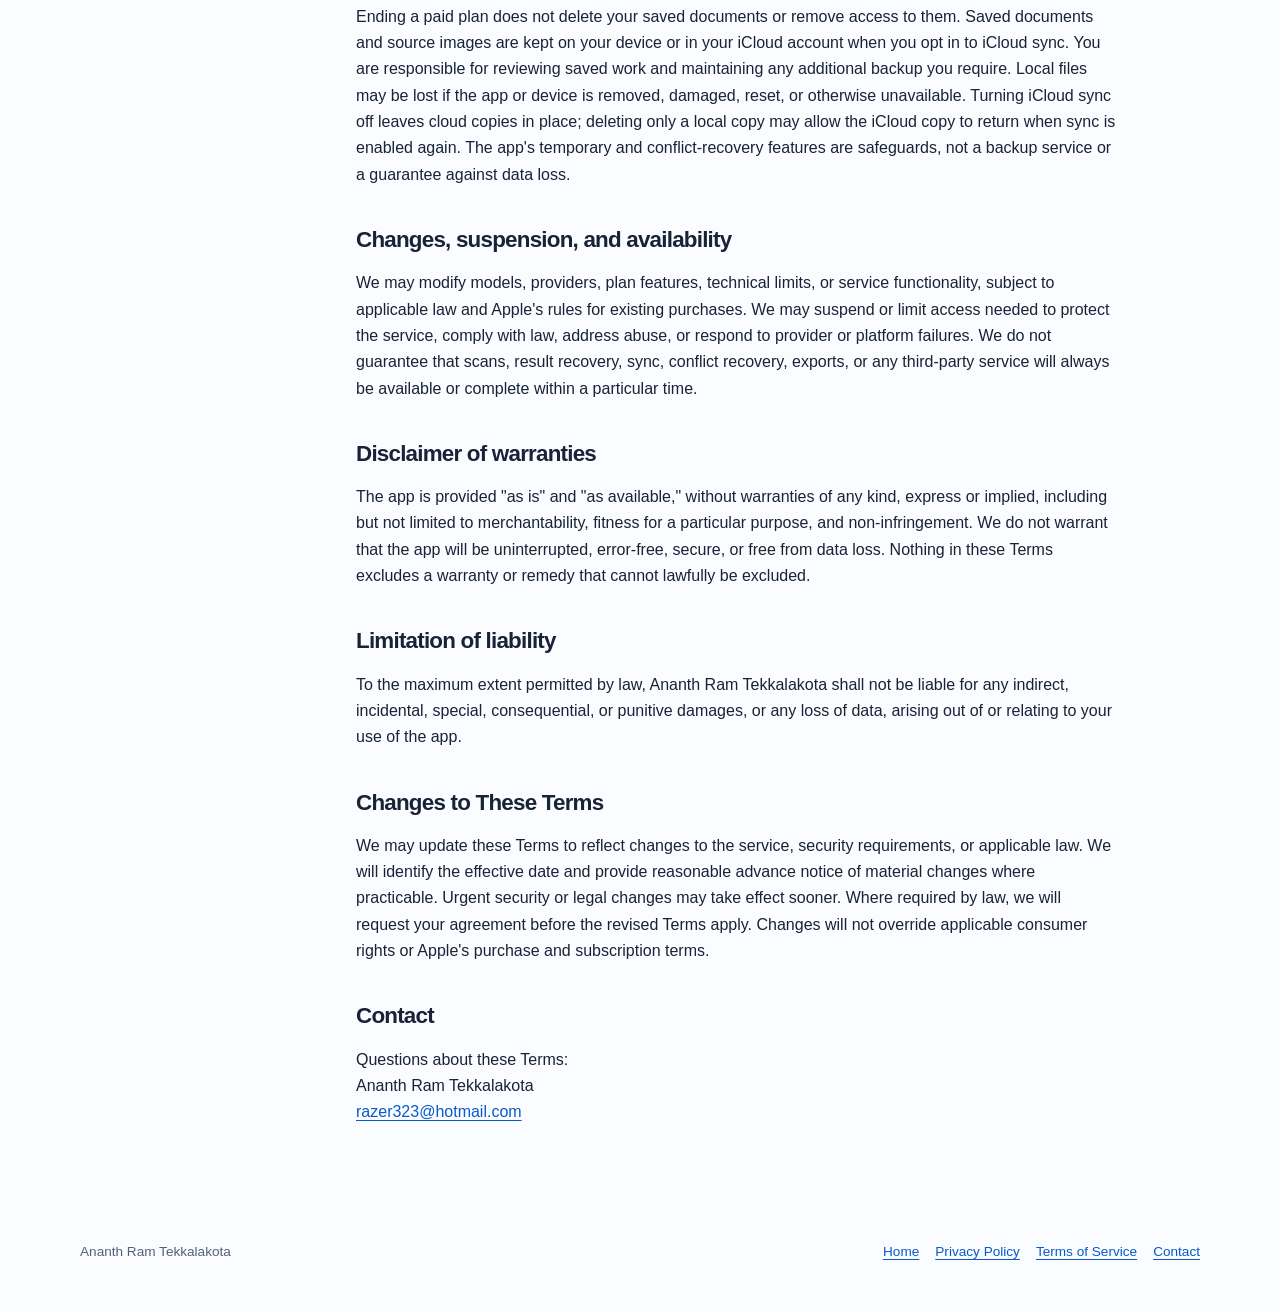
<file: terms.html>
<!DOCTYPE html>
<html lang="en">
  <head>
    <meta charset="utf-8">
    <meta name="viewport" content="width=device-width, initial-scale=1">
    <title>CarnaticTranslate — Terms of Service</title>
    <link rel="stylesheet" href="./site-21fbc75da924.css">
    <link rel="icon" href="./assets/brand/app-icon-c6e57dd5.png" type="image/png">
    <link rel="apple-touch-icon" href="./assets/brand/app-icon-c6e57dd5.png">
    <meta name="description" content="CarnaticTranslate service eligibility, page allowances, Apple subscriptions, content rights and AI transcription responsibilities.">
    <meta name="theme-color" content="#075ac9">
    <meta property="og:type" content="website">
    <meta property="og:title" content="CarnaticTranslate — Terms of Service">
    <meta property="og:description" content="CarnaticTranslate service eligibility, page allowances, Apple subscriptions, content rights and AI transcription responsibilities.">
    <meta property="og:url" content="https://ananthramtekkalakota.github.io/CarnaticTranslate/terms.html">
    <meta property="og:image" content="https://ananthramtekkalakota.github.io/CarnaticTranslate/assets/brand/app-icon-c6e57dd5.png">
    <meta property="og:image:alt" content="CarnaticTranslate app icon">
    <meta property="og:image:width" content="1024">
    <meta property="og:image:height" content="1024">
    <link rel="canonical" href="https://ananthramtekkalakota.github.io/CarnaticTranslate/terms.html">
  </head>
  <body>
    <a class="skip-link" href="#main">Skip to content</a>
    <div class="wrap">
      <nav class="site-nav" aria-label="Main navigation"><a class="brand" href="./"><img class="brand-mark" src="./assets/brand/app-icon-c6e57dd5.png" width="34" height="34" alt="" aria-hidden="true">CarnaticTranslate</a>
        <div class="nav-links"><a href="./#workflow">How it works</a><a href="./roadmap.html">Releases</a><a href="./privacy.html">Privacy</a><a href="./terms.html" aria-current="page">Terms</a><a href="./#support">Support</a>
        </div>
      </nav>
      <main id="main" tabindex="-1">
        <header class="legal-header">
          <p class="eyebrow">CarnaticTranslate · Beta app &amp; website</p>
          <h1>Terms of Service</h1>
          <p class="revision">Revised: <time datetime="2026-11-06">6 November 2026</time> · Effective on publication</p>
          <p class="notice"><strong>Terms update for beta users.</strong> We have clarified age eligibility and guardian permission, page accounting, Apple subscriptions, saved-document access, and content responsibilities. These Terms cover the beta app, including TestFlight versions, and this website. Read the updated <a href="./privacy.html">Privacy Policy</a> too. The public app release is coming soon.</p>
          <p>
            These Terms of Service ("Terms") govern your use of CarnaticTranslate ("the app"), including beta versions, and this website, developed
            and operated by Ananth Ram Tekkalakota. By using the app or website, you agree to these Terms. If you do
            not agree, please do not use the app.</p>
        </header>
        <div class="legal-layout">
          <nav class="toc" aria-label="On this page"><strong>On this page</strong>
            <ol>
              <li><a href="#what-the-app-does">What the app does</a>
              </li>
              <li><a href="#age-eligibility">Age eligibility</a>
              </li>
              <li><a href="#acceptable-use">Acceptable use</a>
              </li>
              <li><a href="#plans-page-allowances-and-service-limits">Plans, page allowances, and service limits</a>
              </li>
              <li><a href="#subscriptions-and-purchases">Subscriptions and purchases</a>
              </li>
              <li><a href="#ai-accuracy-no-guarantee">AI accuracy &mdash; no guarantee</a>
              </li>
              <li><a href="#third-party-services">Third-party services</a>
              </li>
              <li><a href="#your-content">Your content</a>
              </li>
              <li><a href="#changes-suspension-and-availability">Changes, suspension, and availability</a>
              </li>
              <li><a href="#disclaimer-of-warranties">Disclaimer of warranties</a>
              </li>
              <li><a href="#limitation-of-liability">Limitation of liability</a>
              </li>
              <li><a href="#changes-to-these-terms">Changes to These Terms</a>
              </li>
              <li><a href="#contact">Contact</a>
              </li>
            </ol>
          </nav>
          <article class="legal-copy" aria-label="Terms of Service">
            <h2 id="what-the-app-does">What the app does</h2>
            <p>CarnaticTranslate lets you photograph or import Carnatic music notation and use cloud AI services to transcribe it into editable, exportable documents. You are responsible for the material you submit and for having permission to use it. Beta features, limits and interfaces may change, and some features may be unavailable in a particular build.</p>
            <p>The public app release is coming soon. Its bundled transcription is planned to use Anthropic Claude Haiku across Free, Standard and Plus, selected by the service, with bounded same-model retries and no cross-provider fallback. Current beta-version and earlier processing routes are described in the <a href="./privacy.html#ai-providers-and-routing">Privacy Policy</a>. This website does not offer an App Store download or guarantee a launch date.</p>
            <h2 id="age-eligibility">Age eligibility</h2>
            <p>You must be <strong>at least 13 years old</strong> to use CarnaticTranslate. If you are under 18, you must have your parent or legal guardian’s permission to use the service, agree to these Terms and submit content for AI processing. If you cannot legally agree yourself, your parent or legal guardian must agree on your behalf. You must also meet local age and consent requirements; where local law requires parental authorization for consent-based processing, obtain it before submitting content.</p>
            <p>This minimum applies to the service and is separate from Apple’s content age rating. It does not mean an age-verification or parental-consent mechanism is currently implemented. API-powered services are subject to applicable commercial agreements and safeguards, including <a href="https://www.anthropic.com/legal/commercial-terms">Anthropic’s Commercial Terms</a> and <a href="https://support.claude.com/en/articles/9307344-responsible-use-of-anthropic-s-models-guidelines-for-organizations-serving-minors">Anthropic’s guidance for organizations serving minors</a>.</p>
            <h2 id="acceptable-use">Acceptable use</h2>
            <p>You agree not to use the app to:</p>
            <ul>
              <li>Upload or process content you do not have the legal right to use;
              </li>
              <li>Violate any applicable law or the terms of the underlying AI providers;
              </li>
              <li>Attempt to disrupt, unlawfully reverse-engineer, or abuse the app, its proxy server, or its
                associated services;
              </li>
              <li>Use the app's scan access in a manner intended to consume excessive resources.
              </li>
            </ul>
            <h2 id="plans-page-allowances-and-service-limits">Plans, page allowances, and service limits</h2>
            <p>The service’s plan status and issued allowance determine access in beta versions using server page accounting. Each page in a multi-page import is accounted for individually. An import or detected song is not a single page for accounting purposes. Existing allowance periods keep their issued limits until expiry; unused pages do not roll over, and a selected paid allowance replaces rather than stacks with Free.</p>
            <p>The planned public-release allowances are 3 Pages per newly issued Free monthly anniversary period, 50 Pages for Standard and 100 Pages for Plus per paid monthly allowance period. Pricing is coming soon. These planned tiers are not an offer of a currently available public subscription. The current allowance shown by the service governs your beta use.</p>
            <p>Where page accounting and response recovery are enabled, the service reserves a page in progress and settles it for a technically usable result. Partial success settles only the pages that produce usable results. Technical usability is not musical accuracy. A terminal provider or validation failure before settlement releases that page reservation; technical rate limits can still count the request. A matching lost-response recovery within the available retrieval window returns the prior result without a second provider call or page charge.</p>
            <p>We may apply request-size, rate, concurrency and processing-time limits to protect the service. Recovery, sync, exports and beta availability are not guaranteed. Page packs are not offered.</p>
            <h2 id="subscriptions-and-purchases">Subscriptions and purchases</h2>
            <p>If a paid subscription is offered through Apple, the price, billing period and purchase information displayed by Apple at confirmation govern that purchase. Subscriptions may renew automatically unless canceled under Apple’s terms. Manage or cancel them in <a href="https://support.apple.com/en-us/118428">Apple subscription settings</a>; use Restore Purchases where available for eligible access. Public-release plans and pricing will be announced when offered.</p>
            <p>Apple handles billing, renewal, cancellation and refund requests under its applicable terms. The app’s service verifies the reported purchase state before granting the associated allowance. Canceling normally preserves access through the verified paid period; any grace or billing-retry access depends on the verified state and applicable rules. These Terms do not override Apple’s terms or non-waivable consumer rights.</p>
            <p>Deleting the app or a document, or contacting us about server data, does not cancel an Apple subscription or request a refund. Ending a paid plan does not delete saved documents or remove access to them. Restore Purchases restores eligible subscription access, not deleted documents or expired transcription recovery results.</p>
            <h2 id="ai-accuracy-no-guarantee">AI accuracy &mdash; no guarantee</h2>
            <p>
              Transcriptions are produced by artificial-intelligence models and <strong>may contain
                errors, omissions, or inaccuracies</strong>. The app is a tool to assist transcription, not
              an authoritative source. You must review and verify all output against the original material
              before relying on it. We make no representation that any transcription is accurate or complete.</p>
            <h2 id="third-party-services">Third-party services</h2>
            <p>Beta versions depend on Cloudflare, Apple, optional iCloud and the AI processor used for the request. Anthropic, earlier OpenAI/Gemini routes and custom-endpoint versions are explained in the <a href="./privacy.html">Privacy Policy</a>. A compatible endpoint format does not identify its operator. Your use must comply with applicable third-party terms.</p>
            <p>Third-party services may be unavailable, change capabilities or terms, reject content, or return incomplete or inaccurate results. Their processing and retention practices are separate from local document storage and from our Worker’s recovery records.</p>
            <h2 id="your-content">Your content</h2>
            <p>
              You retain your rights to the images and documents you provide or create. You grant us and the
              service providers involved in a requested scan the limited rights needed to transmit, process,
              validate, return, and recover that scan and to operate and secure the service. You represent that
              you have the rights and permissions needed to submit the content.</p>
            <p>
              Ending a paid plan does not delete your saved documents or remove access to them.
              Saved documents and source images are kept on your device or in your iCloud account when you opt
              in to iCloud sync. You are responsible for reviewing saved work and maintaining any additional
              backup you require. Local files may be lost if the app or device is removed, damaged, reset, or
              otherwise unavailable. Turning iCloud sync off leaves cloud copies in place; deleting only a local
              copy may allow the iCloud copy to return when sync is enabled again. The app's temporary and
              conflict-recovery features are safeguards, not a backup service or a guarantee against data loss.</p>
            <h2 id="changes-suspension-and-availability">Changes, suspension, and availability</h2>
            <p>
              We may modify models, providers, plan features, technical limits, or service functionality, subject
              to applicable law and Apple's rules for existing purchases. We may suspend or limit access needed
              to protect the service, comply with law, address abuse, or respond to provider or platform failures.
              We do not guarantee that scans, result recovery, sync, conflict recovery, exports, or any third-party
              service will always be available or complete within a particular time.</p>
            <h2 id="disclaimer-of-warranties">Disclaimer of warranties</h2>
            <p>
              The app is provided "as is" and "as available," without warranties of any kind, express or
              implied, including but not limited to merchantability, fitness for a particular purpose, and
              non-infringement. We do not warrant that the app will be uninterrupted, error-free, secure, or
              free from data loss. Nothing in these Terms excludes a warranty or remedy that cannot lawfully
              be excluded.</p>
            <h2 id="limitation-of-liability">Limitation of liability</h2>
            <p>
              To the maximum extent permitted by law, Ananth Ram Tekkalakota shall not be liable for any
              indirect, incidental, special, consequential, or punitive damages, or any loss of data,
              arising out of or relating to your use of the app.</p>
            <h2 id="changes-to-these-terms">Changes to These Terms</h2>
            <p>
              We may update these Terms to reflect changes to the service, security requirements, or applicable
              law. We will identify the effective date and provide reasonable advance notice of material changes
              where practicable. Urgent security or legal changes may take effect sooner. Where required by law,
              we will request your agreement before the revised Terms apply. Changes will not override applicable
              consumer rights or Apple's purchase and subscription terms.</p>
            <h2 id="contact">Contact</h2>
            <p>
              Questions about these Terms:
              <br>Ananth Ram Tekkalakota
              <br><a href="mailto:razer323@hotmail.com">razer323@hotmail.com</a></p>
          </article>
        </div>
      </main>
      <footer class="site-footer">
        <p>Ananth Ram Tekkalakota</p>
        <div class="footer-links"><a href="./">Home</a><a href="./privacy.html">Privacy Policy</a><a href="./terms.html">Terms of Service</a><a href="mailto:razer323@hotmail.com">Contact</a>
        </div>
      </footer>
    </div>
  </body>
</html>
</file>
<file: site-21fbc75da924.css>
@font-face {
  font-family: "Carnatic Preview Telugu";
  src: url("./assets/fonts/carnatic-preview-telugu.woff") format("woff");
  font-weight: 500;
  font-display: swap;
}
@font-face {
  font-family: "Carnatic Preview Kannada";
  src: url("./assets/fonts/carnatic-preview-kannada.woff") format("woff");
  font-weight: 500;
  font-display: swap;
}
@font-face {
  font-family: "Carnatic Preview Tamil";
  src: url("./assets/fonts/carnatic-preview-tamil.woff") format("woff");
  font-weight: 500;
  font-display: swap;
}
:root {
  color-scheme: light dark;
  --bg: #fbfcff;
  --fg: #182337;
  --muted: #536179;
  --accent: #075ac9;
  --soft: #edf3fc;
  --card: #fff;
  --line: #d8e1ee;
  --mono: ui-monospace,SFMono-Regular,Menlo,Consolas,monospace;
}
* {
  box-sizing: border-box;
}
html {
  -webkit-text-size-adjust: 100%;
  scroll-padding-top: 2rem;
}
body {
  margin: 0;
  color: var(--fg);
  background: var(--bg);
  font: 16px/1.65 -apple-system,BlinkMacSystemFont,"Segoe UI",sans-serif;
  -webkit-font-smoothing: antialiased;
}
a {
  color: var(--accent);
  text-underline-offset: .2em;
}
a:hover {
  text-decoration-thickness: 2px;
}
:focus-visible {
  outline: 3px solid var(--accent);
  outline-offset: 5px;
  border-radius: 3px;
}
.skip-link {
  position: absolute;
  top: -6rem;
  left: 1rem;
  padding: .7rem 1rem;
  background: var(--card);
  z-index: 10;
}
.skip-link:focus {
  top: 1rem;
}
.wrap {
  width: min(1120px,calc(100% - 3rem));
  margin-inline: auto;
}
.site-nav {
  display: flex;
  justify-content: space-between;
  align-items: center;
  gap: 1.5rem;
  min-height: 88px;
  border-bottom: 1px solid var(--line);
}
.brand {
  display: inline-flex;
  gap: .7rem;
  align-items: center;
  color: var(--fg);
  font-weight: 750;
  text-decoration: none;
  letter-spacing: -.03em;
}
.brand-mark {
  display: block;
  flex-shrink: 0;
  width: 34px;
  height: 34px;
  object-fit: contain;
}
.nav-links {
  display: flex;
  gap: .3rem 1.4rem;
  flex-wrap: wrap;
}
.nav-links a {
  display: inline-block;
  padding: .6rem 0;
  color: var(--muted);
  font-size: .9rem;
  text-decoration: none;
}
.nav-links a:hover,.nav-links a[aria-current] {
  color: var(--accent);
  text-decoration: underline;
}
.eyebrow {
  color: var(--accent);
  font: 650 .76rem/1.5 var(--mono);
  letter-spacing: .12em;
  text-transform: uppercase;
}
h1,h2,h3 {
  line-height: 1.16;
  letter-spacing: -.035em;
  text-wrap: balance;
}
h1 {
  font-size: clamp(2.7rem,5.4vw,4.8rem);
  margin: 1.25rem 0 1.6rem;
}
h2 {
  font-size: clamp(2rem,3.6vw,3rem);
  margin: .7rem 0 1.25rem;
}
h3 {
  font-size: 1.35rem;
  margin: 0 0 .8rem;
}
p {
  margin: 0 0 1.2rem;
}
.muted,.lede,figcaption {
  color: var(--muted);
}
.lede {
  max-width: 40rem;
  font-size: 1.12rem;
}
.hero {
  display: grid;
  grid-template-columns: 1.08fr .92fr;
  align-items: center;
  gap: 3.5rem;
  padding: 5.5rem 0 5rem;
}
.hero h1 em {
  color: var(--accent);
  font-family: Georgia,"Times New Roman",serif;
  font-weight: 400;
}
.hero .lede {
  max-width: 33rem;
}
.actions {
  display: flex;
  gap: 1.3rem;
  flex-wrap: wrap;
  align-items: center;
  margin: 1.8rem 0 .85rem;
}
.button, .launch-status {
  display: inline-block;
  border-radius: 100px;
  background: #075ac9;
  color: #fff;
  padding: .85rem 1.5rem;
  font-weight: 650;
  text-decoration: none;
}
.launch-status {
  border-radius: .625rem;
}
.button:hover {
  background: #034daf;
}
.small {
  font-size: .88rem;
}
.hero-art,.feature-media {
  margin: 0;
  justify-self: center;
  width: min(100%, 250px);
}
.hero-art {
  width: min(100%, 262px);
}
.hero-art .phone {
  box-shadow: 0 0 0 1px var(--line), 0 14px 28px #132b4b26;
}
.phone,.tablet {
  display: block;
  width: 100%;
  height: auto;
  border: 5px solid var(--soft);
  border-radius: 28px;
  background: #1c1c1e;
  box-shadow: 0 0 0 1px var(--line);
}
figcaption {
  font-size: .78rem;
  margin-top: .6rem;
  text-align: center;
}
.motif {
  border-block: 1px solid var(--line);
  padding: 1.35rem 0;
  display: flex;
  justify-content: space-between;
  gap: 1rem;
  align-items: center;
}
.notation {
  font: 600 clamp(.8rem,2vw,1.1rem) var(--mono);
  color: var(--accent);
}
.section {
  padding: 5rem 0;
  border-bottom: 1px solid var(--line);
}
.section-head {
  margin-bottom: 2.7rem;
}
.transliteration-panel {
  display: grid;
  grid-template-columns: minmax(0,.8fr) minmax(0,1.2fr);
  align-items: center;
  gap: clamp(1.25rem,4vw,3rem);
  padding: clamp(1rem,4vw,3rem);
  border: 1px solid var(--line);
  border-radius: 28px;
  background: radial-gradient(ellipse at 85% 0%, #85b9ff55, transparent 75%), var(--soft);
}
.transliteration-panel h2 {
  margin: 0 0 .75rem;
}
.transliteration-panel p {
  margin-bottom: 0;
}
.sample-card {
  min-width: 0;
  padding: clamp(.75rem,2.4vw,1.5rem);
  border: 1px solid var(--line);
  border-radius: 22px;
  background: var(--card);
  background: color-mix(in srgb, var(--card) 75%, transparent);
  backdrop-filter: blur(16px);
  box-shadow: inset 0 1px 0 #ffffff40, 0 10px 28px #132b4b18;
}
.sample-script:not([hidden]) {
  display: grid;
  grid-template-columns: repeat(4,minmax(0,1fr));
  width: min(100%, 24rem);
  gap: .25rem;
  margin: 0 0 1rem;
  padding: .25rem;
  border: 1px solid var(--line);
  border-radius: 100px;
  background: var(--soft);
}
.visually-hidden {
  position: absolute;
  width: 1px;
  height: 1px;
  padding: 0;
  overflow: hidden;
  clip-path: inset(50%);
  white-space: nowrap;
}
.sample-script label {
  display: grid;
  min-height: 44px;
  padding: .35rem .25rem;
  place-items: center;
  border-radius: 100px;
  color: var(--fg);
  font-size: .9rem;
  font-weight: 650;
  cursor: pointer;
  -webkit-tap-highlight-color: transparent;
}
.sample-script input:checked + label {
  background: var(--card);
  color: var(--accent);
  box-shadow: 0 0 0 1px var(--line), 0 2px 6px #132b4b24;
}
.sample-script input:focus-visible + label {
  outline: 3px solid var(--accent);
  outline-offset: 1px;
}
.sample-notation {
  width: 100%;
  border-spacing: .25rem;
  table-layout: fixed;
}
.sample-notation caption,.sample-key {
  color: var(--muted);
  text-align: left;
  font-size: .875rem;
}
.sample-notation caption {
  padding-bottom: .4rem;
}
.sample-notation th,.sample-notation td {
  border: 1px solid var(--line);
  border-radius: 10px;
  background: var(--card);
  padding: .5rem .25rem;
}
.sample-notation th {
  width: clamp(4rem,9vw,5.75rem);
  padding-inline: clamp(.3rem,1.2vw,.8rem);
  font-size: .875rem;
  text-align: left;
  color: var(--muted);
}
.sample-notation td {
  text-align: center;
  font-weight: 650;
  font-size: clamp(1rem,2vw,1.2rem);
}
.sample-notation [data-script] {
  white-space: pre-wrap;
}
.sample-notation [lang="te"] {
  font-family: "Carnatic Preview Telugu","Nirmala UI","Kohinoor Telugu",sans-serif;
  font-weight: 500;
}
.sample-notation [lang="kn"] {
  font-family: "Carnatic Preview Kannada","Nirmala UI","Kannada Sangam MN",sans-serif;
  font-weight: 500;
}
.sample-notation [lang="ta"] {
  font-family: "Carnatic Preview Tamil","Nirmala UI","Tamil Sangam MN",sans-serif;
  font-weight: 500;
}
.sample-key {
  margin-top: .55rem;
}
.roadmap {
  max-width: 960px;
  margin-inline: auto;
}
.roadmap .legal-header {
  padding-bottom: 0;
}
.roadmap .legal-header .lede {
  margin-bottom: 0;
}
.section.roadmap-section {
  padding-block: clamp(2.25rem,5vw,3.5rem);
}
.roadmap-section h2 {
  margin: 0 0 .75rem;
}
.release-timeline {
  list-style: none;
  margin: 1.5rem 0 0 .45rem;
  padding: 0 0 0 1.35rem;
  border-inline-start: 2px solid var(--line);
}
.release-timeline > li {
  position: relative;
}
.release-timeline > li + li {
  margin-top: 1rem;
}
.release-timeline > li::before {
  content: "";
  position: absolute;
  inset-inline-start: -1.35rem;
  top: 1.65rem;
  width: .65rem;
  height: .65rem;
  transform: translateX(-60%);
  border: 2px solid var(--accent);
  border-radius: 50%;
  background: var(--bg);
}
.release-entry,.roadmap-card {
  padding: clamp(1.25rem,3vw,2rem);
  border: 1px solid var(--line);
  border-radius: 18px;
  background: var(--card);
}
.release-entry {
  background: var(--soft);
}
.release-entry h3,.release-entry p:last-child {
  margin: 0;
}
.roadmap-grid {
  display: grid;
  grid-template-columns: repeat(2,minmax(0,1fr));
  gap: clamp(1.75rem,4vw,2.75rem);
}
.roadmap-card ul {
  margin: 0;
  padding-left: 1.2rem;
  color: var(--muted);
}
.roadmap-card li + li {
  margin-top: .5rem;
}
.workflow {
  display: grid;
  grid-template-columns: repeat(3,1fr);
  gap: 2.4rem;
  padding: 0;
  list-style: none;
  counter-reset: workflow;
}
.workflow li {
  counter-increment: workflow;
}
.workflow li::before {
  content: "0" counter(workflow);
  display: block;
  font: .85rem var(--mono);
  color: var(--accent);
  padding-bottom: 1rem;
  border-bottom: 1px solid var(--line);
  margin-bottom: 1.5rem;
}
.workflow p {
  color: var(--muted);
}
.feature {
  display: grid;
  grid-template-columns: .9fr 1.1fr;
  gap: 5rem;
  align-items: center;
}
.feature+.feature {
  margin-top: 5rem;
}
.feature.reverse .feature-media {
  order: 2;
}
.feature-media-tablet {
  width: min(100%, 344px);
}
.feature-media .tablet {
  border-radius: 20px;
}
.feature ul {
  padding-left: 1.2rem;
  color: var(--muted);
}
.feature li+li {
  margin-top: .6rem;
}
.privacy-panel {
  display: grid;
  grid-template-columns: 1fr 1fr;
  gap: 4rem;
  padding: 3rem;
  background: var(--soft);
  border: 1px solid var(--line);
  border-radius: 24px;
}
.privacy-panel h2 {
  font-size: 2.25rem;
}
.plans {
  display: grid;
  grid-template-columns: repeat(3,1fr);
  gap: 1rem;
  margin-bottom: 1.5rem;
}
.plan {
  border: 1px solid var(--line);
  border-radius: 18px;
  padding: 1.75rem;
  background: var(--card);
}
.count {
  font-size: 3rem;
  font-weight: 650;
  letter-spacing: -.05em;
  margin: 1rem 0 0;
  line-height: 1.2;
}
.plan .price {
  font-size: clamp(1.875rem,3vw,2.5rem);
  line-height: 1.15;
}
.plan p:last-child {
  margin-bottom: 0;
}
.faq {
  max-width: 850px;
}
details {
  border-bottom: 1px solid var(--line);
  padding: 1.15rem 0;
}
summary {
  cursor: pointer;
  font-size: 1.05rem;
  font-weight: 650;
  padding: .3rem 0;
}
details p {
  color: var(--muted);
  margin: 1rem 0 .3rem;
}
.support {
  display: flex;
  justify-content: space-between;
  gap: 2rem;
  align-items: center;
}
.support h2 {
  margin-top: 0;
}
.site-footer {
  display: flex;
  justify-content: space-between;
  gap: 1rem 2rem;
  flex-wrap: wrap;
  padding: 2rem 0 3rem;
  color: var(--muted);
  font-size: .85rem;
}
.site-footer p {
  margin: 0;
}
.footer-links {
  display: flex;
  gap: 1rem;
  flex-wrap: wrap;
}
.legal-header {
  padding: 4rem 0 2rem;
  max-width: 810px;
}
.legal-header h1 {
  font-size: clamp(2.6rem,5vw,4rem);
}
.revision {
  color: var(--muted);
  font-size: .9rem;
}
.notice {
  border-left: 3px solid var(--accent);
  background: var(--soft);
  padding: 1rem 1.25rem;
  border-radius: 0 10px 10px 0;
}
.legal-layout {
  display: grid;
  grid-template-columns: 220px minmax(0,1fr);
  gap: 3.5rem;
  align-items: start;
  padding-bottom: 4rem;
}
.toc {
  font-size: .84rem;
  border-top: 1px solid var(--line);
  padding-top: 1rem;
}
.toc ol {
  list-style: none;
  padding: 0;
  margin: .7rem 0;
}
.toc li {
  margin-bottom: .6rem;
}
.toc a {
  display: inline-block;
  padding: .15rem 0;
  color: var(--muted);
}
.legal-copy {
  max-width: 760px;
  overflow-wrap: anywhere;
}
.legal-copy h2 {
  font-size: 1.4rem;
  margin: 2.3rem 0 1rem;
  line-height: 1.3;
}
.legal-copy h2:first-child {
  margin-top: 0;
}
.legal-copy h3 {
  font-size: 1.1rem;
  margin-top: 1.5rem;
}
.legal-copy ul {
  padding-left: 1.3rem;
}
.legal-copy li {
  margin-bottom: .65rem;
}
@media(prefers-color-scheme:dark) {
  :root {
    --bg: #111722;
    --fg: #eef2fa;
    --muted: #acb9cc;
    --accent: #83b8ff;
    --soft: #1b293d;
    --card: #172131;
    --line: #34435a;
  }
}
@media(max-width:760px) {
  .wrap {
    width: calc(100% - 2.5rem);
  }
  .site-nav {
    align-items: flex-start;
    flex-direction: column;
    gap: .3rem;
    padding: 1.2rem 0 .8rem;
  }
  .nav-links {
    gap: .2rem clamp(.65rem,3vw,1.3rem);
  }
  .hero {
    grid-template-columns: 1fr;
    gap: 2rem;
    padding: 3rem 0;
  }
  .hero h1 {
    max-width: 12ch;
  }
  .hero-art {
    width: min(100%, 225px);
  }
  .motif {
    align-items: flex-start;
    flex-direction: column;
    gap: .3rem;
  }
  .section {
    padding: 3.5rem 0;
  }
  .workflow,.plans,.feature,.privacy-panel,.legal-layout,.transliteration-panel,.roadmap-grid {
    grid-template-columns: 1fr;
  }
  .workflow {
    gap: 1.5rem;
  }
  .feature {
    gap: 1.8rem;
  }
  .feature.reverse .feature-media {
    order: 0;
  }
  .feature+.feature {
    margin-top: 3.5rem;
  }
  .feature-media:not(.feature-media-tablet) {
    width: min(100%, 230px);
  }
  .privacy-panel {
    gap: 1rem;
    padding: 1.5rem;
  }
  .support {
    align-items: flex-start;
    flex-direction: column;
  }
  .plan {
    padding: 1.4rem;
  }
  .count {
    margin: .5rem 0 0;
  }
  .legal-header {
    padding: 2.5rem 0 1.5rem;
  }
  .legal-layout {
    gap: 2rem;
  }
  .toc ol {
    columns: 2;
    column-gap: 1.5rem;
  }
  .toc li {
    break-inside: avoid;
  }
}
@media(max-width:480px) {
  .sample-script:not([hidden]) {
    grid-template-columns: repeat(2,minmax(0,1fr));
    border-radius: 22px;
  }
}
@media(max-width:360px) {
  .transliteration-panel {
    padding: .8rem;
  }
  .sample-card {
    padding: .65rem;
  }
  .sample-notation td {
    padding-inline: .125rem;
    font-size: .9375rem;
  }
}
@media(prefers-reduced-motion:reduce) {
  *,*::before,*::after {
    scroll-behavior: auto!important;
    animation: none!important;
    transition: none!important;
  }
}
@media print {
  :root {
    color-scheme: light;
    --fg: #000;
    --bg: #fff;
    --muted: #333;
  }
  .site-nav,.toc,.skip-link,.site-footer {
    display: none;
  }
  .legal-layout {
    display: block;
  }
  .wrap {
    width: 100%;
  }
  .legal-header {
    padding-top: 0;
  }
  .legal-copy {
    max-width: none;
  }
  h2 {
    break-after: avoid;
  }
}
</file>
